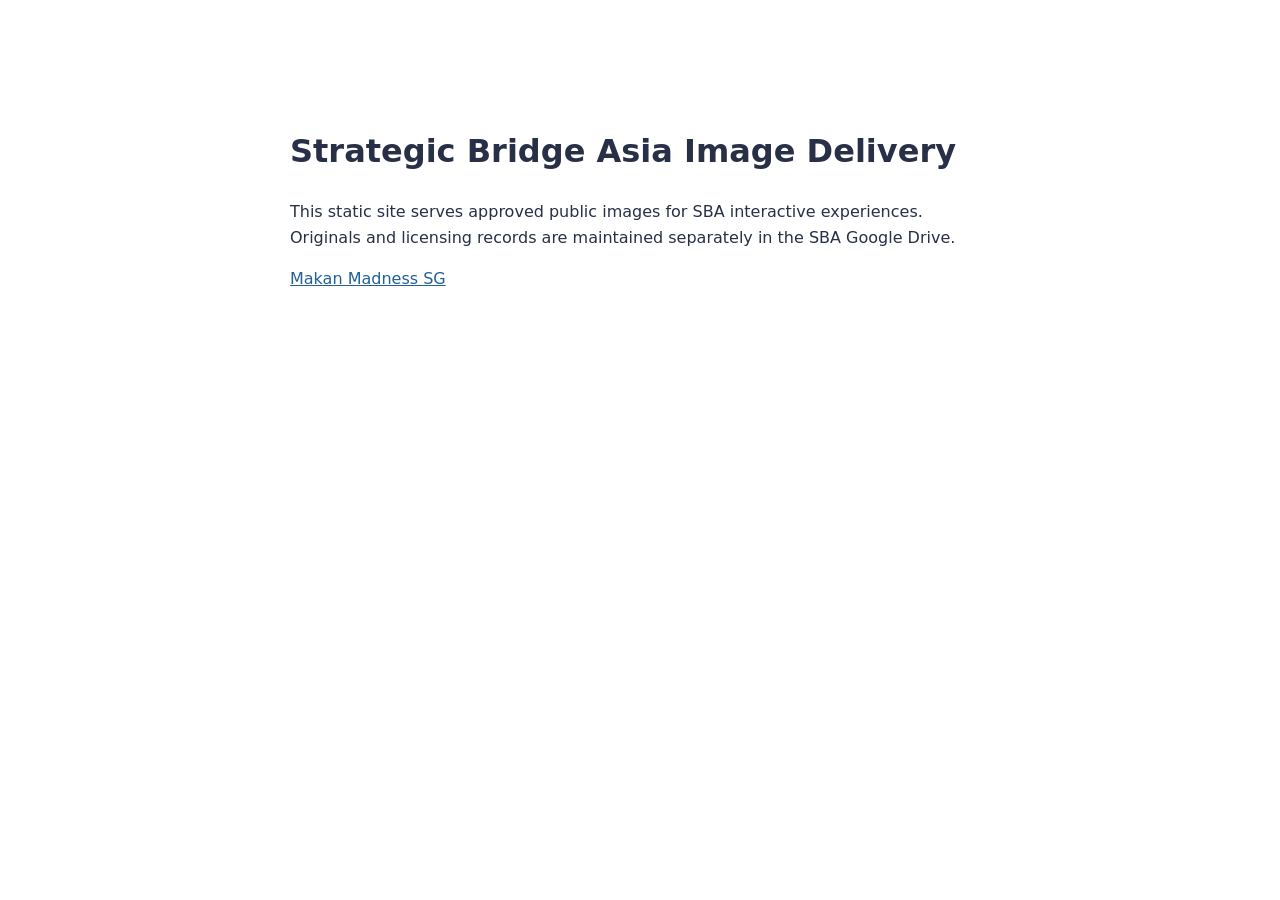
<file: index.html>
<!doctype html>
<html lang="en"><head><meta charset="utf-8"><meta name="viewport" content="width=device-width,initial-scale=1"><meta name="robots" content="noindex"><title>SBA Image Delivery</title><style>body{font:16px/1.6 system-ui,sans-serif;max-width:700px;padding:24px;margin:9vh auto;color:#283047}a{color:#235f98}</style></head><body><h1>Strategic Bridge Asia Image Delivery</h1><p>This static site serves approved public images for SBA interactive experiences. Originals and licensing records are maintained separately in the SBA Google Drive.</p><p><a href="https://rethinkingislam.net/sba/makan-madness-sg/">Makan Madness SG</a></p></body></html>
</file>
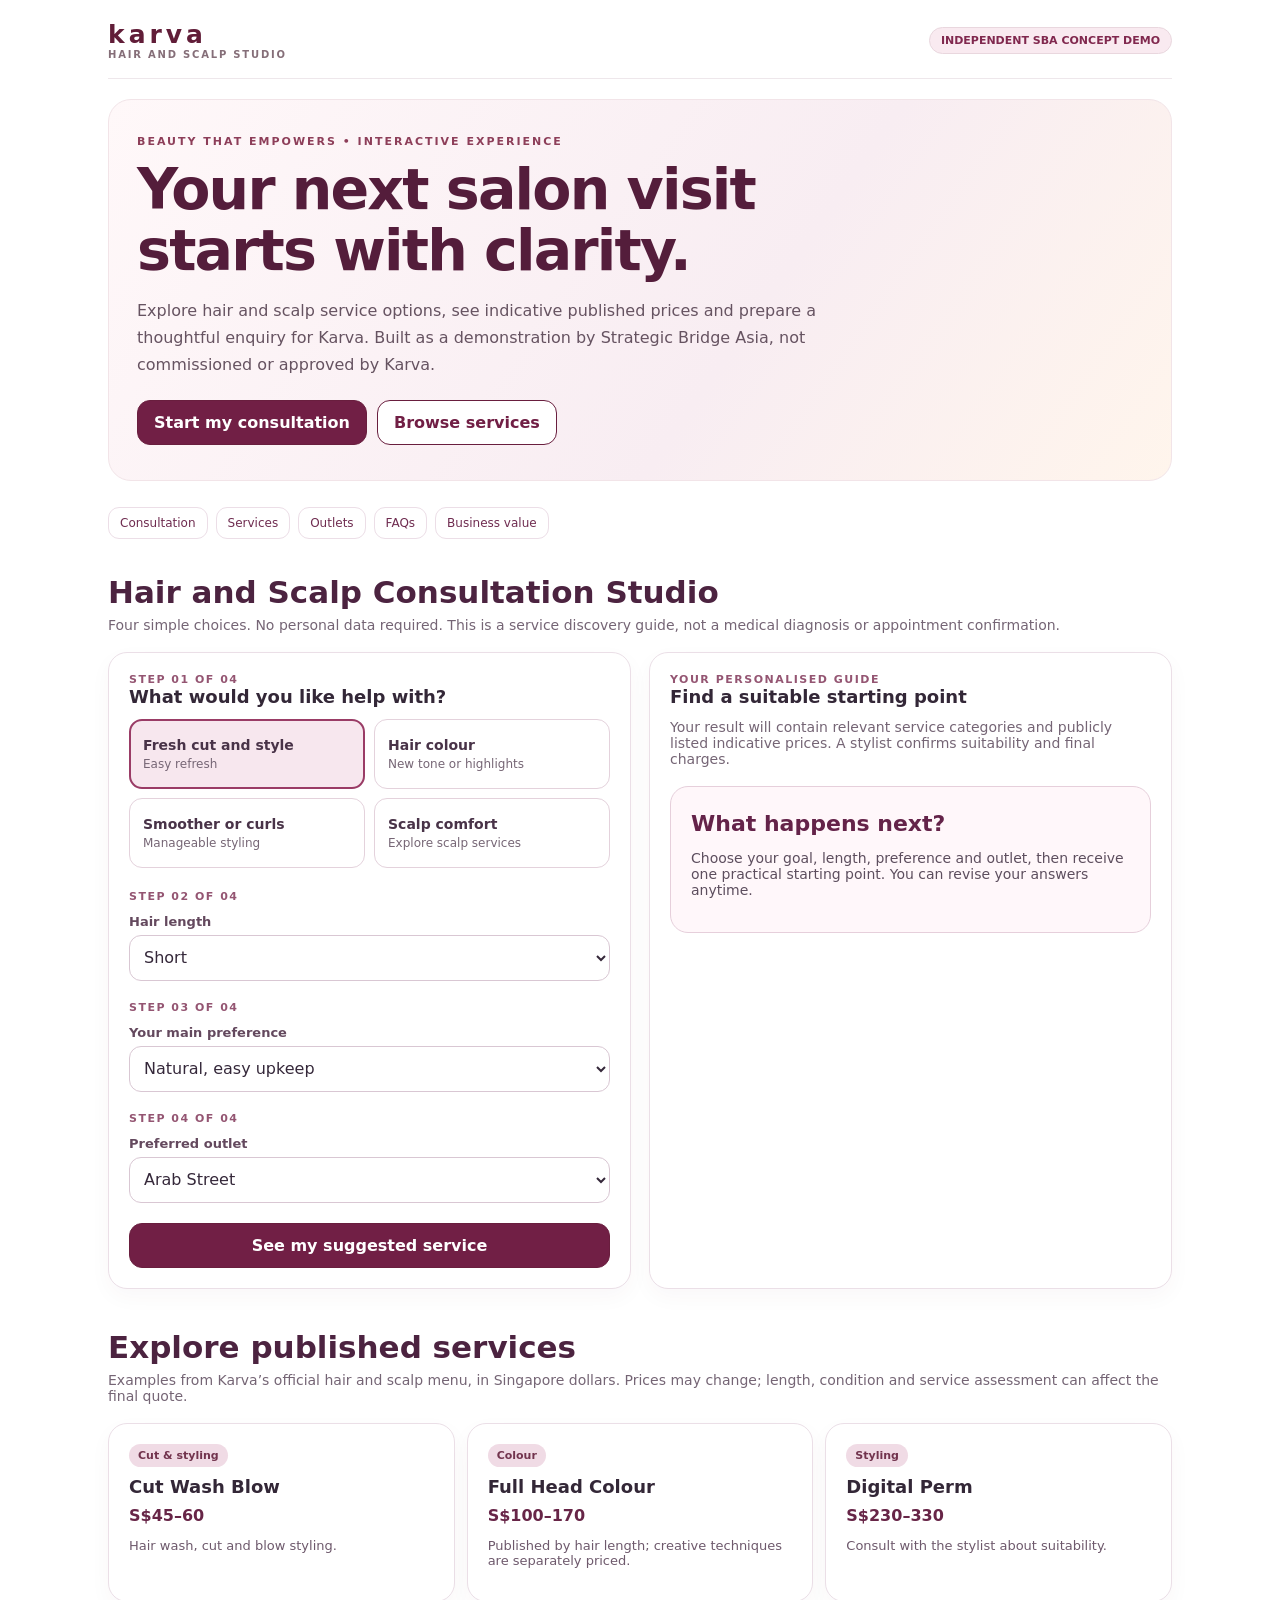
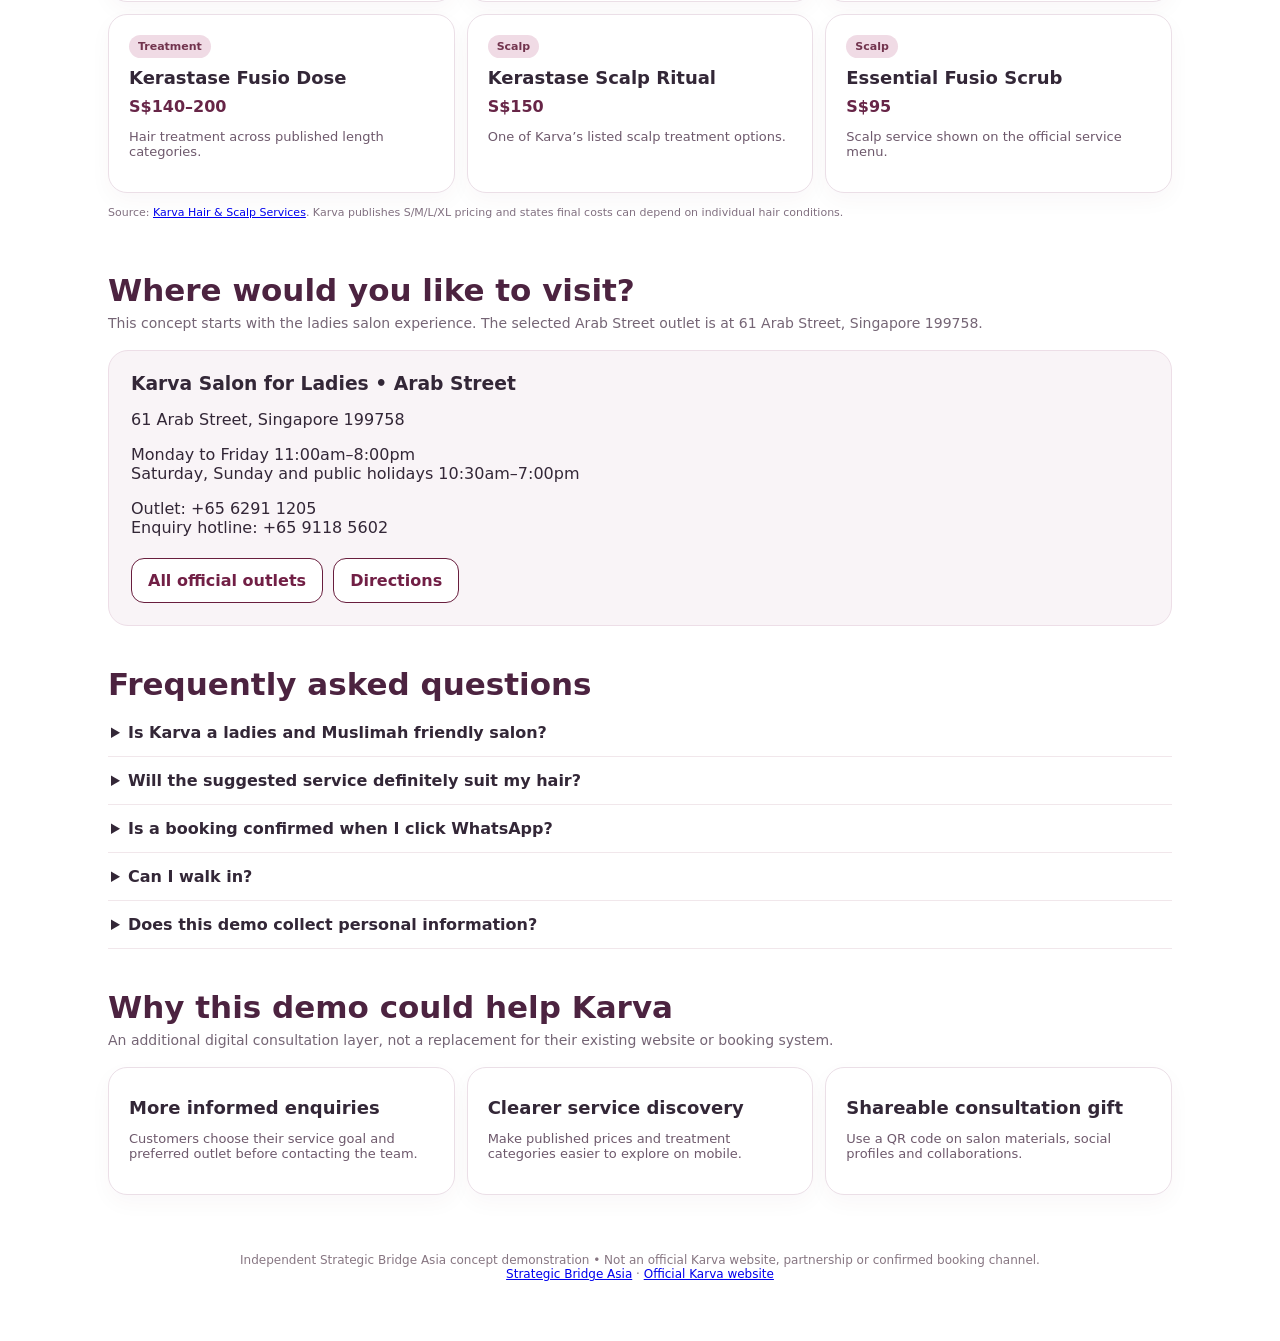
<file: karva-consultation-studio/index.html>
<!doctype html><html lang="en"><head><meta charset="utf-8"><meta name="viewport" content="width=device-width,initial-scale=1"><meta name="theme-color" content="#ffffff"><meta name="robots" content="noindex,nofollow"><title>KARVA Hair and Scalp Consultation Studio | SBA Concept Demo</title><style>
:root{font-family:system-ui,-apple-system,Segoe UI,sans-serif;color:#332737;background:#fff}*{box-sizing:border-box}html{scroll-behavior:smooth}body{margin:0;background:#fff}button,select,input,textarea{font:inherit}button{cursor:pointer}.shell{max-width:1100px;margin:auto;padding:20px 18px 60px}.top{display:flex;gap:12px;align-items:center;justify-content:space-between;flex-wrap:wrap;border-bottom:1px solid #eee7eb;padding:0 0 18px}.logo{font-size:25px;font-weight:800;letter-spacing:4px;color:#611d38}.logo small{display:block;font-size:10px;letter-spacing:1.8px;color:#856e78}.demo{background:#f9eaf0;border:1px solid #e9d7de;border-radius:25px;padding:6px 11px;color:#80284e;font-size:11px;font-weight:800}.hero{background:linear-gradient(125deg,#fff8f9,#f8edf2 60%,#fff5ec);padding:35px 28px;border:1px solid #f2e4e8;border-radius:23px;margin:20px 0 24px}.eyebrow{font-size:11px;letter-spacing:2px;font-weight:800;color:#8d3e59;text-transform:uppercase}.hero h1{font-size:clamp(32px,5.4vw,57px);line-height:1.07;letter-spacing:-1.8px;max-width:710px;margin:11px 0;color:#541d3b}.hero p{max-width:680px;line-height:1.7;color:#665361}.actions{display:flex;flex-wrap:wrap;gap:10px;margin:21px 0 0}.primary,.secondary{border-radius:13px;padding:12px 16px;font-weight:750;text-decoration:none;border:1px solid #691e3e;display:inline-flex;align-items:center;justify-content:center}.primary{background:#711f45;color:white}.secondary{color:#711f45;background:white}.section{padding:20px 0;scroll-margin-top:15px}.section h2{font-size:clamp(24px,3vw,31px);margin:0 0 7px;color:#4c2340}.desc{color:#756575;font-size:14px;margin:0 0 19px}.cols{display:grid;grid-template-columns:1fr 1fr;gap:18px}.panel,.tile{padding:20px;border:1px solid #ebdfe7;border-radius:19px;background:white;box-shadow:0 8px 22px #541f3509}.panel h3{margin:0 0 12px;font-size:18px}.step{font-size:11px;color:#945572;font-weight:800;letter-spacing:1.5px}.option-grid{display:grid;grid-template-columns:repeat(2,minmax(0,1fr));gap:9px;margin-top:12px}.option{border:1px solid #e4d2dc;background:#fff;border-radius:13px;text-align:left;padding:13px;min-height:70px;color:#493348}.option[aria-pressed=true]{background:#f7e7ee;border:2px solid #9a3c66;padding:12px}.option strong{display:block;font-size:14px}.option span{display:block;font-size:12px;color:#766675;margin-top:4px}.field{display:grid;gap:6px;margin:11px 0}.field label{font-size:13px;font-weight:700;color:#64495e}.field select,.field textarea,.field input{width:100%;min-height:46px;border:1px solid #d9c7d3;border-radius:12px;background:#fff;padding:10px;color:#35283a}.field textarea{min-height:90px}.result{padding:20px;background:#fff7fa;border:1px solid #e6cfdb;border-radius:18px;margin-top:15px}.result h3{margin:4px 0 8px;font-size:22px;color:#642349}.result p{font-size:14px;color:#5d4e5e}.tag{display:inline-flex;padding:5px 9px;border-radius:40px;background:#f0dbe5;color:#72344e;font-size:11px;font-weight:800}.services{display:grid;grid-template-columns:repeat(3,minmax(0,1fr));gap:12px}.tile h3{margin:9px 0;font-size:18px}.tile p{font-size:13px;color:#6e596c}.tile .amount{font-weight:800;color:#672547}.tiny{font-size:11px;color:#817080;line-height:1.6}.nav{display:flex;gap:8px;overflow:auto;padding:2px 0 15px}.nav a{white-space:nowrap;padding:8px 11px;border:1px solid #ecdee7;border-radius:11px;font-size:12px;text-decoration:none;color:#6f2c50}.faq details{border-bottom:1px solid #f1e7eb;padding:14px 3px}.faq summary{cursor:pointer;font-weight:750}.faq p{font-size:14px;color:#665568}.contact{border-radius:20px;background:#f9f4f7;padding:22px;border:1px solid #eddee7}.check{display:flex;align-items:flex-start;gap:8px;font-size:12px;color:#625263}.check input{margin-top:3px}.small-link{color:#7b365a;font-size:13px}.footer{text-align:center;margin:38px 0 0;color:#877682;font-size:12px}.result[hidden]{display:none!important}
@media(max-width:720px){.shell{padding:13px 13px 46px}.hero{padding:26px 19px}.cols,.services{grid-template-columns:1fr}.option-grid{grid-template-columns:repeat(2,minmax(0,1fr))}.panel,.tile{padding:16px}.hero h1{letter-spacing:-.9px}.actions .primary,.actions .secondary{width:100%}}@media(max-width:355px){.option-grid{grid-template-columns:1fr}}@media(prefers-reduced-motion:reduce){html{scroll-behavior:auto}}
</style></head><body><main class="shell"><header class="top"><div class="logo">karva<small>HAIR AND SCALP STUDIO</small></div><div class="demo">INDEPENDENT SBA CONCEPT DEMO</div></header><section class="hero"><div class="eyebrow">Beauty that empowers • Interactive experience</div><h1>Your next salon visit starts with clarity.</h1><p>Explore hair and scalp service options, see indicative published prices and prepare a thoughtful enquiry for Karva. Built as a demonstration by Strategic Bridge Asia, not commissioned or approved by Karva.</p><div class="actions"><a class="primary" href="#consult">Start my consultation</a><a class="secondary" href="#services">Browse services</a></div></section><nav class="nav"><a href="#consult">Consultation</a><a href="#services">Services</a><a href="#outlets">Outlets</a><a href="#faq">FAQs</a><a href="#business">Business value</a></nav><section class="section" id="consult"><h2>Hair and Scalp Consultation Studio</h2><p class="desc">Four simple choices. No personal data required. This is a service discovery guide, not a medical diagnosis or appointment confirmation.</p><div class="cols"><div class="panel"><div class="step">STEP 01 OF 04</div><h3>What would you like help with?</h3><div class="option-grid" id="goal"><button class="option" aria-pressed="true" data-value="cut"><strong>Fresh cut and style</strong><span>Easy refresh</span></button><button class="option" aria-pressed="false" data-value="colour"><strong>Hair colour</strong><span>New tone or highlights</span></button><button class="option" aria-pressed="false" data-value="texture"><strong>Smoother or curls</strong><span>Manageable styling</span></button><button class="option" aria-pressed="false" data-value="scalp"><strong>Scalp comfort</strong><span>Explore scalp services</span></button></div><div class="step" style="margin-top:22px">STEP 02 OF 04</div><div class="field"><label for="length">Hair length</label><select id="length"><option value="S">Short</option><option value="M">Medium</option><option value="L">Long</option><option value="XL">Extra long</option></select></div><div class="step" style="margin-top:20px">STEP 03 OF 04</div><div class="field"><label for="concern">Your main preference</label><select id="concern"><option value="natural">Natural, easy upkeep</option><option value="transformation">Visible transformation</option><option value="gentle">Gentle approach and comfort</option><option value="advice">Prefer expert advice first</option></select></div><div class="step" style="margin-top:20px">STEP 04 OF 04</div><div class="field"><label for="outlet">Preferred outlet</label><select id="outlet"><option value="Arab Street">Arab Street</option><option value="Northpoint City">Northpoint City</option><option value="Causeway Point">Causeway Point</option><option value="Bukit Panjang Plaza">Bukit Panjang Plaza</option><option value="Sengkang Grand Mall">Sengkang Grand Mall</option><option value="East Village">East Village</option></select></div><button id="recommend" class="primary" style="width:100%;margin-top:9px">See my suggested service</button></div><div class="panel"><div class="step">YOUR PERSONALISED GUIDE</div><h3>Find a suitable starting point</h3><p class="desc">Your result will contain relevant service categories and publicly listed indicative prices. A stylist confirms suitability and final charges.</p><div id="result" class="result" hidden aria-live="polite"><span class="tag">Suggested starting point</span><h3 id="resultTitle"></h3><p id="resultWhy"></p><p id="resultPrice"></p><p id="resultOutlet"></p><div class="actions"><button class="primary" id="sendChoice">Ask Karva on WhatsApp</button><a class="secondary" href="https://karva.sg/" target="_blank" rel="noopener">Official website</a></div><p class="tiny">This demo does not send, retain or share consultation selections automatically. WhatsApp only opens after you click.</p></div><div id="placeholder" class="result"><h3>What happens next?</h3><p>Choose your goal, length, preference and outlet, then receive one practical starting point. You can revise your answers anytime.</p></div></div></div></section><section class="section" id="services"><h2>Explore published services</h2><p class="desc">Examples from Karva’s official hair and scalp menu, in Singapore dollars. Prices may change; length, condition and service assessment can affect the final quote.</p><div class="services"><article class="tile"><span class="tag">Cut & styling</span><h3>Cut Wash Blow</h3><div class="amount">S$45–60</div><p>Hair wash, cut and blow styling.</p></article><article class="tile"><span class="tag">Colour</span><h3>Full Head Colour</h3><div class="amount">S$100–170</div><p>Published by hair length; creative techniques are separately priced.</p></article><article class="tile"><span class="tag">Styling</span><h3>Digital Perm</h3><div class="amount">S$230–330</div><p>Consult with the stylist about suitability.</p></article><article class="tile"><span class="tag">Treatment</span><h3>Kerastase Fusio Dose</h3><div class="amount">S$140–200</div><p>Hair treatment across published length categories.</p></article><article class="tile"><span class="tag">Scalp</span><h3>Kerastase Scalp Ritual</h3><div class="amount">S$150</div><p>One of Karva’s listed scalp treatment options.</p></article><article class="tile"><span class="tag">Scalp</span><h3>Essential Fusio Scrub</h3><div class="amount">S$95</div><p>Scalp service shown on the official service menu.</p></article></div><p class="tiny">Source: <a href="https://karva.sg/pages/karva-salon-services-hairandscalp" target="_blank" rel="noopener">Karva Hair & Scalp Services</a>. Karva publishes S/M/L/XL pricing and states final costs can depend on individual hair conditions.</p></section><section class="section" id="outlets"><h2>Where would you like to visit?</h2><p class="desc">This concept starts with the ladies salon experience. The selected Arab Street outlet is at 61 Arab Street, Singapore 199758.</p><div class="contact"><h3 style="margin:0 0 8px">Karva Salon for Ladies • Arab Street</h3><p>61 Arab Street, Singapore 199758</p><p>Monday to Friday 11:00am–8:00pm<br>Saturday, Sunday and public holidays 10:30am–7:00pm</p><p>Outlet: +65 6291 1205<br>Enquiry hotline: +65 9118 5602</p><div class="actions"><a href="https://karva.sg/pages/contact-us" target="_blank" rel="noopener" class="secondary">All official outlets</a><a href="https://www.google.com/maps/search/?api=1&query=61+Arab+Street+Singapore+199758" target="_blank" rel="noopener" class="secondary">Directions</a></div></div></section><section class="section faq" id="faq"><h2>Frequently asked questions</h2><details><summary>Is Karva a ladies and Muslimah friendly salon?</summary><p>Karva describes its ladies salon as Muslimah and hijab friendly. Its hair and scalp service page also mentions wudhu friendly services and private rooms subject to availability. Confirm requirements with the outlet.</p></details><details><summary>Will the suggested service definitely suit my hair?</summary><p>No. The recommendations here are service category suggestions only. Karva’s professionals should assess your hair and discuss suitability and final prices.</p></details><details><summary>Is a booking confirmed when I click WhatsApp?</summary><p>No. WhatsApp opens a draft enquiry. Karva must respond and confirm availability separately.</p></details><details><summary>Can I walk in?</summary><p>Karva’s FAQ says walk ins are welcome, but booking in advance is recommended to avoid waiting.</p></details><details><summary>Does this demo collect personal information?</summary><p>No. Selections remain in this page only, and no account, database or tracking API is connected. WhatsApp is opened only if you choose to send an enquiry.</p></details></section><section class="section" id="business"><h2>Why this demo could help Karva</h2><p class="desc">An additional digital consultation layer, not a replacement for their existing website or booking system.</p><div class="services"><article class="tile"><h3>More informed enquiries</h3><p>Customers choose their service goal and preferred outlet before contacting the team.</p></article><article class="tile"><h3>Clearer service discovery</h3><p>Make published prices and treatment categories easier to explore on mobile.</p></article><article class="tile"><h3>Shareable consultation gift</h3><p>Use a QR code on salon materials, social profiles and collaborations.</p></article></div></section><footer class="footer">Independent Strategic Bridge Asia concept demonstration • Not an official Karva website, partnership or confirmed booking channel.<br><a href="https://rethinkingislam.net/sba/">Strategic Bridge Asia</a> · <a href="https://karva.sg/">Official Karva website</a></footer></main><script>
(function(){'use strict';let goal='cut';document.querySelectorAll('#goal .option').forEach(b=>b.addEventListener('click',()=>{goal=b.dataset.value;document.querySelectorAll('#goal .option').forEach(x=>x.setAttribute('aria-pressed',String(x===b)))}));const svc={cut:{title:'Cut Wash Blow',price:[45,50,55,60],why:'A practical starting point for a fresh cut and manageable everyday style.'},colour:{title:'Full Head Colour',price:[100,120,140,170],why:'An introductory colour consultation; highlights, bleaching and creative colours are separately priced.'},texture:{title:'Soft Rebonding',price:[190,230,260,290],why:'Consider this option if you want smoother, easier to manage hair. A stylist should assess hair health first.'},scalp:{title:'Kerastase Scalp Ritual',price:[150,150,150,150],why:'A listed scalp service. If you have ongoing irritation or a medical scalp concern, seek a qualified clinician rather than relying on a cosmetic consultation.'}};let current=null;document.getElementById('recommend').addEventListener('click',()=>{const v=svc[goal],len=document.getElementById('length').value,outlet=document.getElementById('outlet').value;current={goal,len,outlet,title:v.title,price:v.price[['S','M','L','XL'].indexOf(len)],preference:document.getElementById('concern').selectedOptions[0].text};document.getElementById('resultTitle').textContent=v.title;document.getElementById('resultWhy').textContent=v.why;document.getElementById('resultPrice').textContent='Official menu price for this category: S$'+current.price+' ('+len+'). Indicative only; quote and availability require confirmation.';document.getElementById('resultOutlet').textContent='Preferred location: '+outlet;document.getElementById('result').hidden=false;document.getElementById('placeholder').hidden=true;document.getElementById('result').scrollIntoView({behavior:'smooth',block:'nearest'})});document.getElementById('sendChoice').addEventListener('click',()=>{if(!current)return;let message='Hello Karva, I explored a salon consultation demo and would like to enquire about '+current.title+'. My hair length category is '+current.len+', my preference is '+current.preference+', and I prefer '+current.outlet+'. Could you advise suitability, the latest price and appointment availability? Thank you.';window.open('https://wa.me/6591185602?text='+encodeURIComponent(message),'_blank','noopener')});
})();
</script></body></html>
</file>
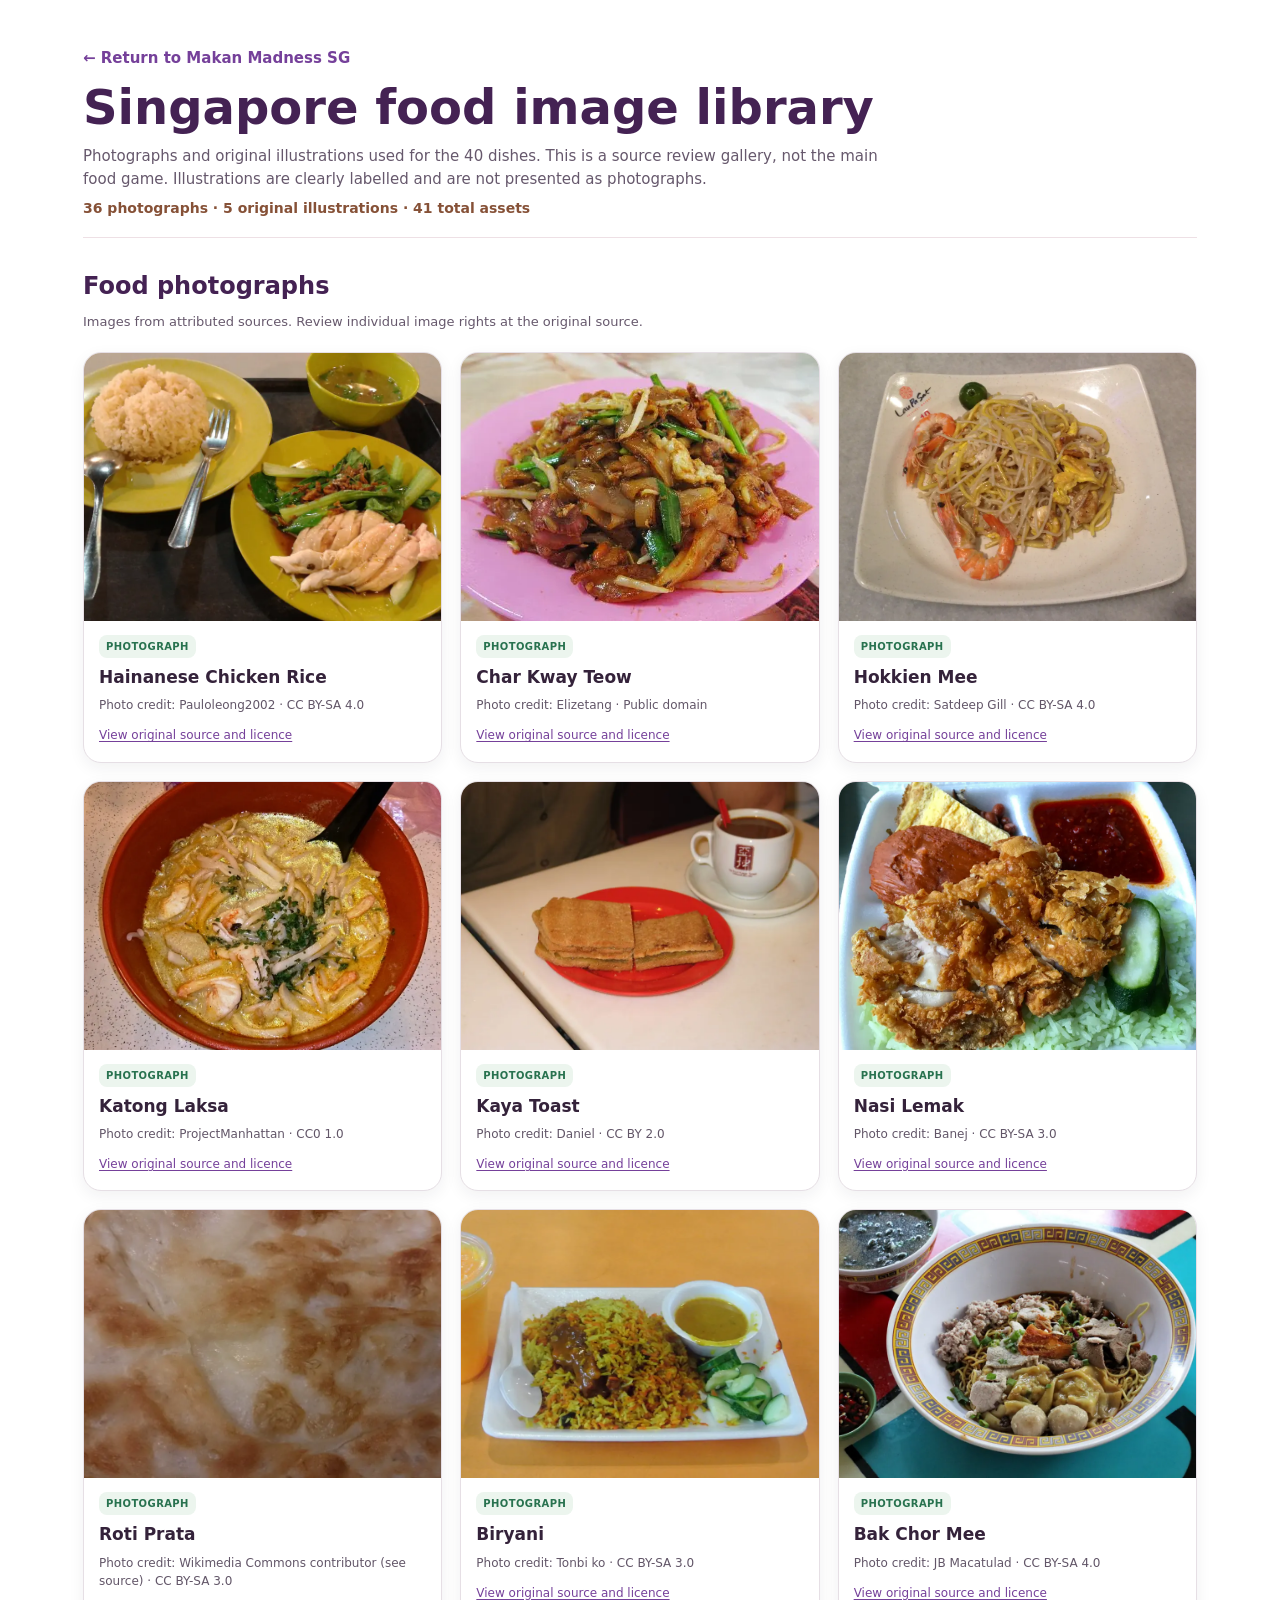
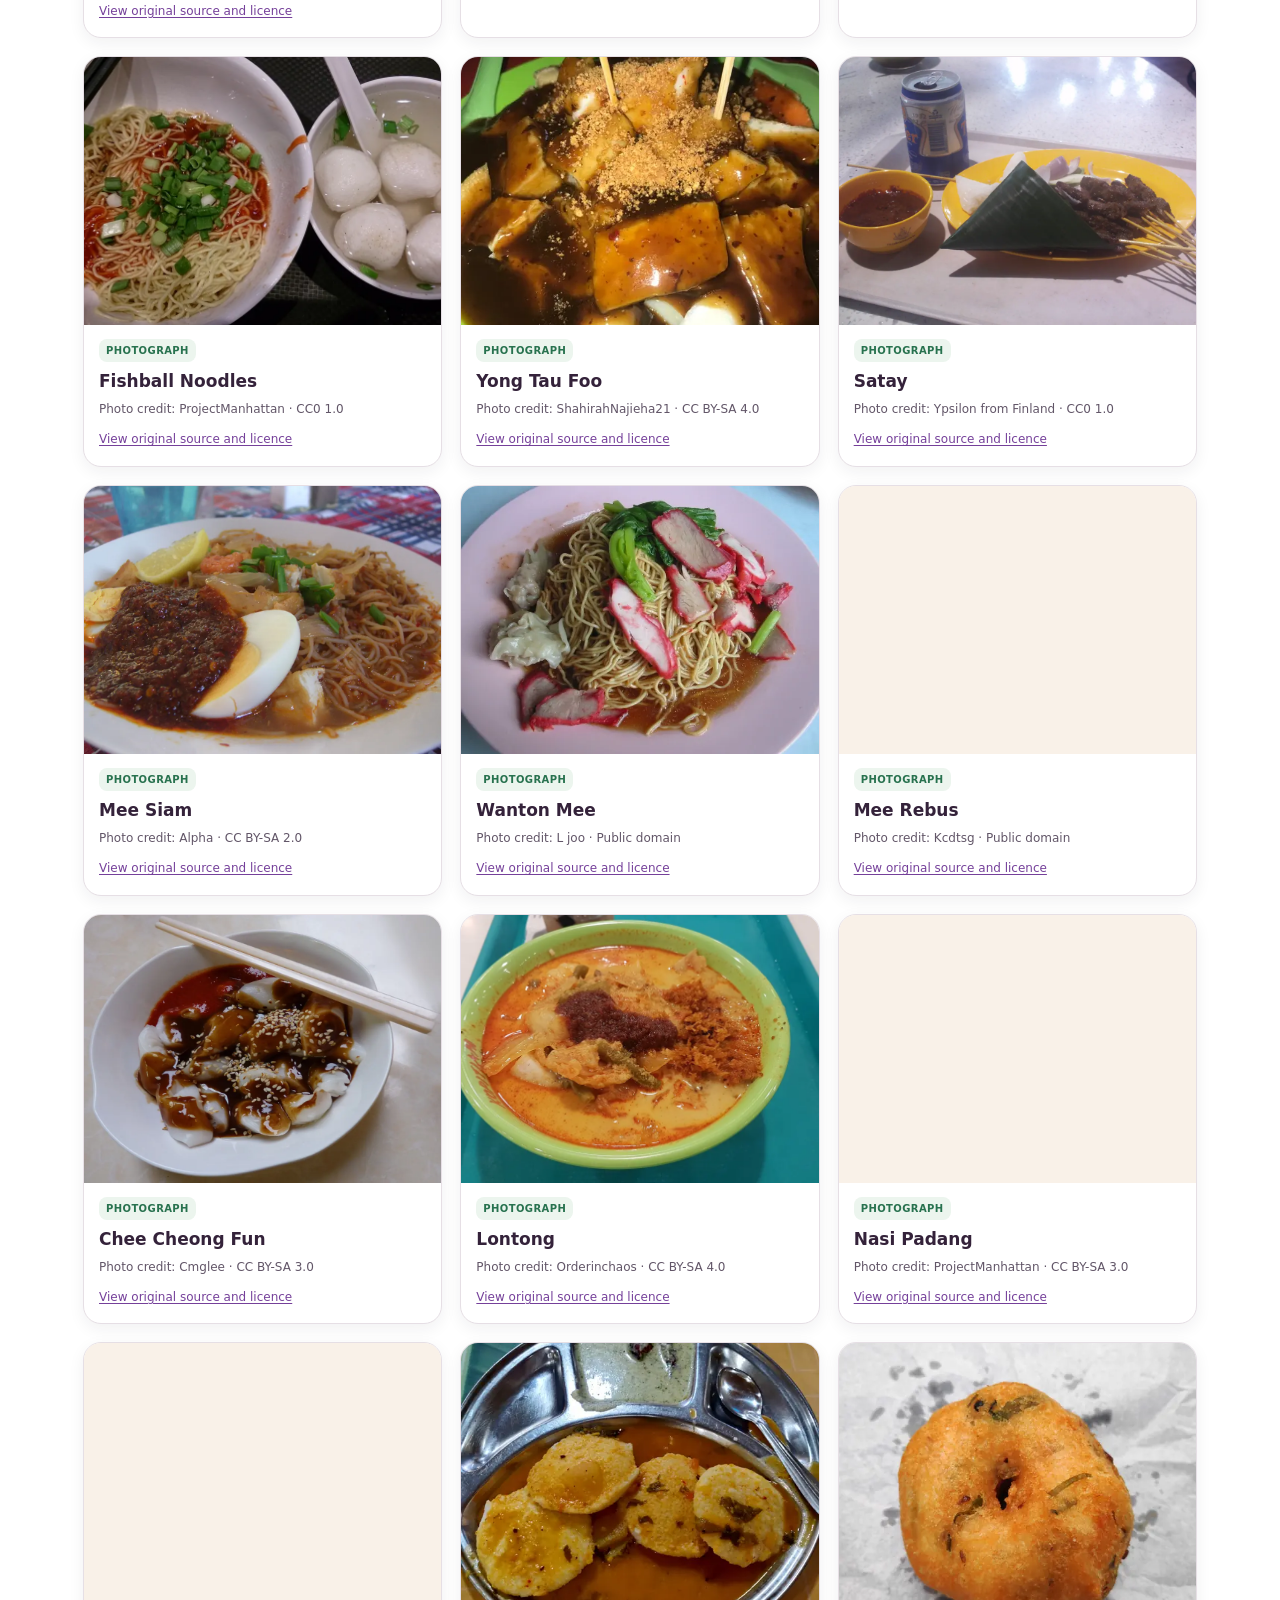
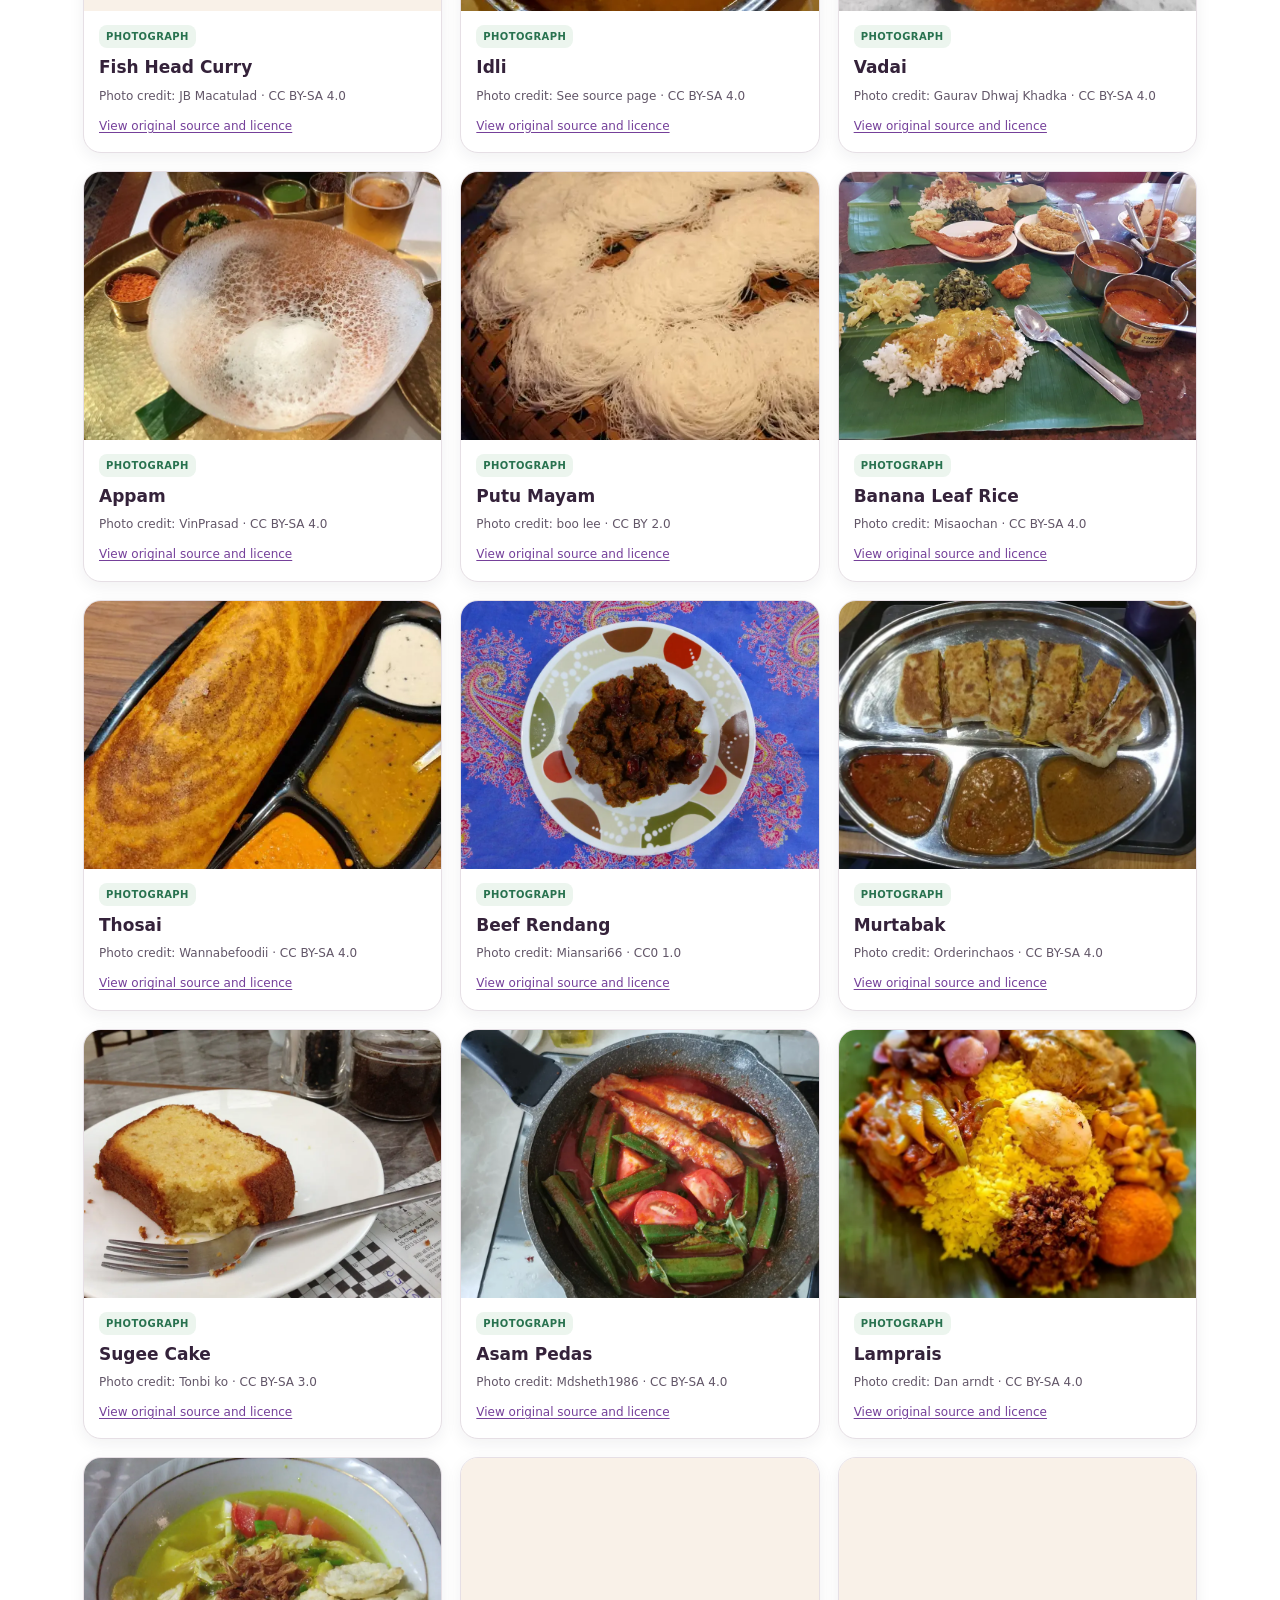
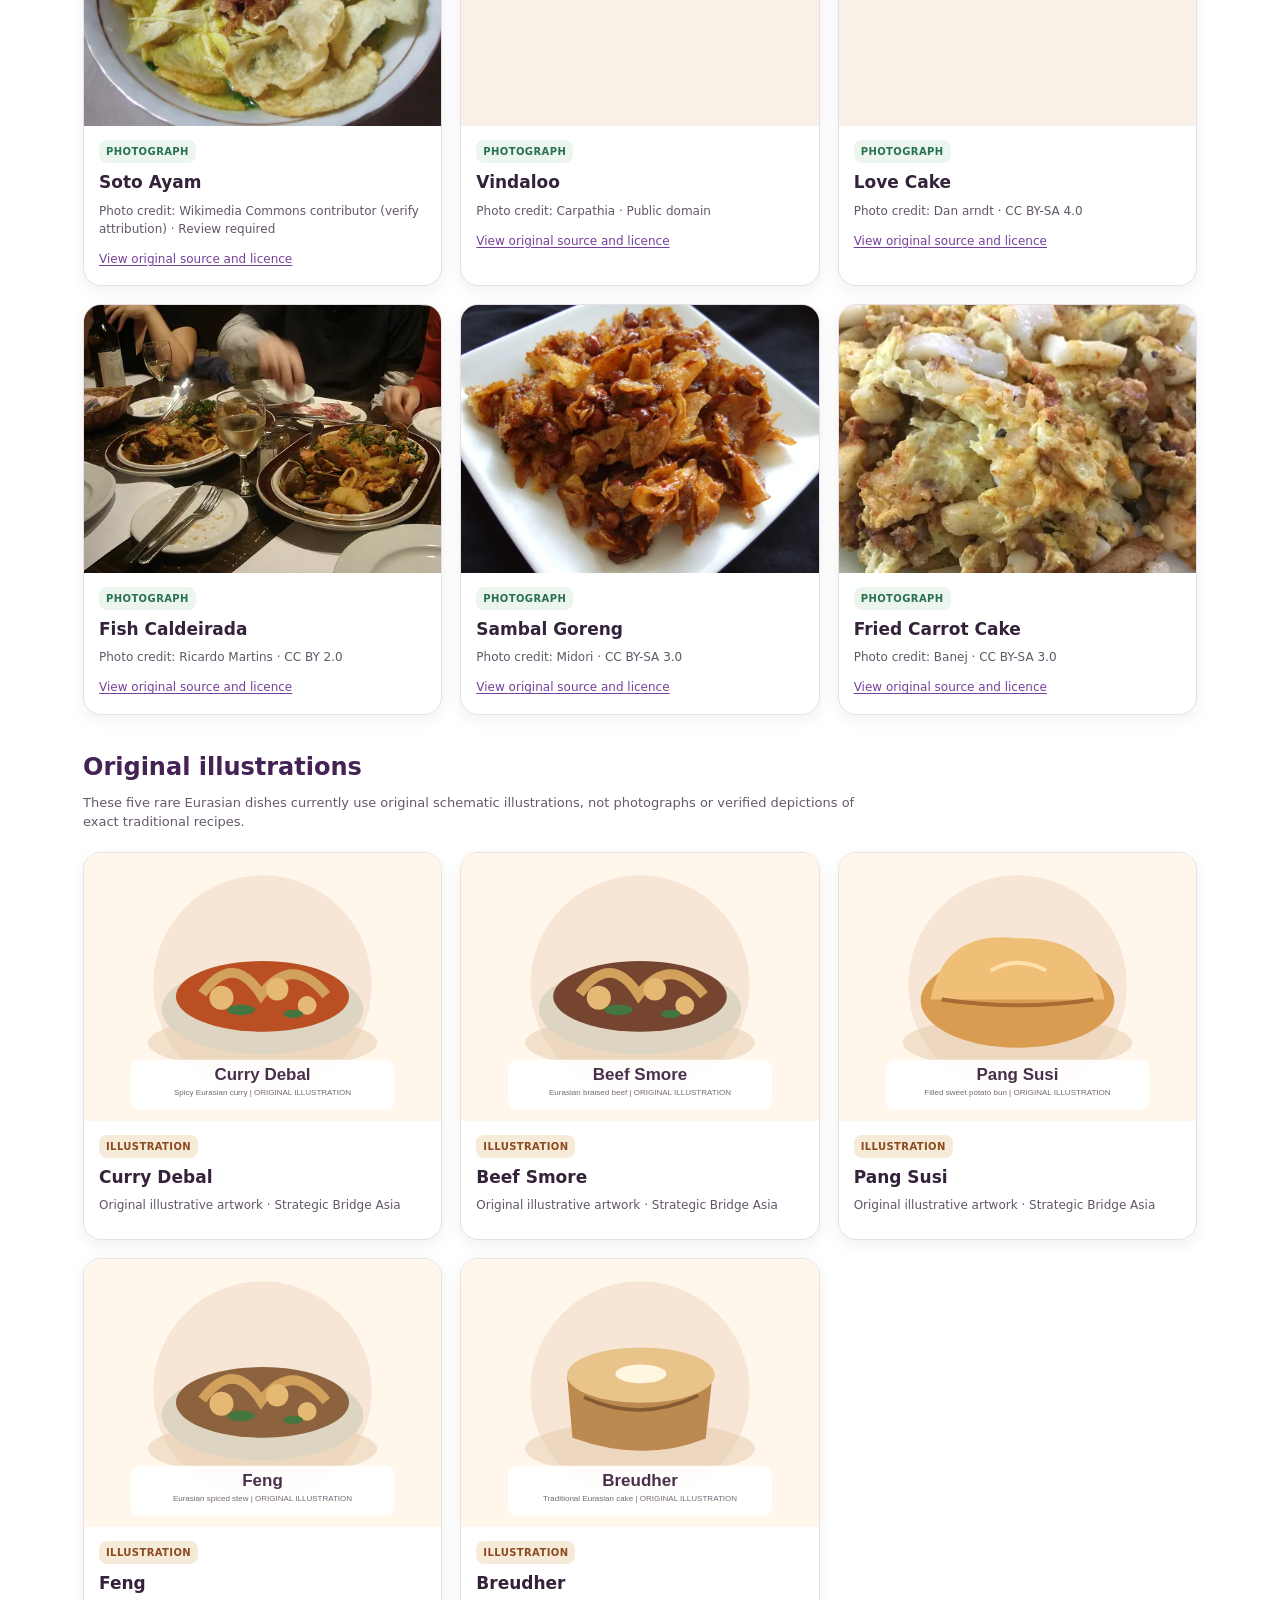
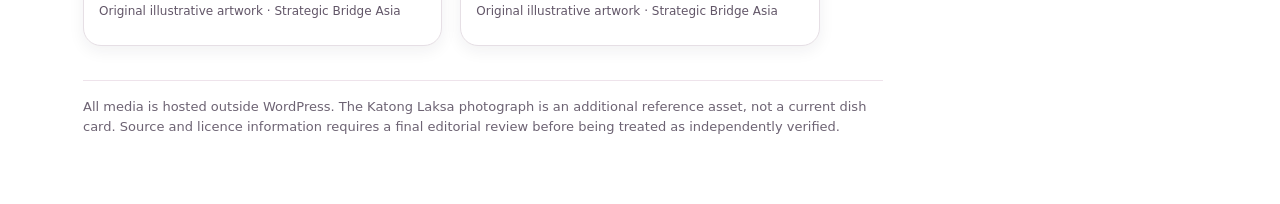
<file: makan-madness-sg/index.html>
<!doctype html>
<html lang="en"><head><meta charset="utf-8"><meta name="viewport" content="width=device-width, initial-scale=1"><meta name="robots" content="noindex"><title>Makan Madness SG | Food Image Review</title>
<style>
*{box-sizing:border-box}html{color-scheme:light}body{margin:0;background:#fff;color:#302336;font:15px/1.5 system-ui,-apple-system,Segoe UI,sans-serif}a{color:#75409a}a:focus-visible{outline:3px solid #e5a430;outline-offset:2px}.wrap{max-width:1150px;margin:auto;padding:22px 18px 44px}.back{font-weight:750;text-decoration:none}.head{padding:25px 0 18px;border-bottom:1px solid #eee0e5}h1{font-size:clamp(30px,5vw,48px);line-height:1.08;margin:12px 0;color:#442253}h2{font-size:24px;margin:30px 0 6px;color:#442253}p{max-width:800px;margin:8px 0;color:#66586c}.count{font-size:14px;font-weight:700;color:#865137}.grid{display:grid;grid-template-columns:repeat(3,minmax(0,1fr));gap:18px;margin:20px 0 34px}.card{overflow:hidden;background:#fff;border:1px solid #e6dfe5;border-radius:18px;box-shadow:0 5px 16px #271a2910;min-width:0}.card img{width:100%;aspect-ratio:4/3;object-fit:cover;background:#f9f1e8;display:block}.body{padding:13px 15px 16px}.body h3{font-size:17px;line-height:1.25;margin:0 0 8px;color:#34223a;overflow-wrap:anywhere}.body p{font-size:12px;color:#625668;margin:0 0 9px;overflow-wrap:anywhere}.body a{font-size:12px;text-decoration:underline;text-underline-offset:2px}.flag{display:inline-block;font-size:10px;font-weight:800;letter-spacing:.04em;text-transform:uppercase;border-radius:8px;padding:4px 7px;margin:0 0 9px;background:#f6ebd9;color:#8c4a20}.flag.photo{background:#ecf5ee;color:#28724f}.note{font-size:13px;color:#6d6373;padding:16px 0;border-top:1px solid #eee3eb}.empty{font-size:14px;color:#735f68}.gallery-intro{font-size:13px} @media(max-width:800px){.grid{grid-template-columns:repeat(2,minmax(0,1fr));gap:13px}.body{padding:12px}.body h3{font-size:16px}}@media(max-width:390px){.grid{grid-template-columns:1fr}.wrap{padding:16px 13px}}@media(prefers-reduced-motion:reduce){*{scroll-behavior:auto!important}}
</style></head><body><main class="wrap">
<div class="head"><a class="back" href="https://rethinkingislam.net/sba/makan-madness-sg/">← Return to Makan Madness SG</a><h1>Singapore food image library</h1><p>Photographs and original illustrations used for the 40 dishes. This is a source review gallery, not the main food game. Illustrations are clearly labelled and are not presented as photographs.</p><div class="count" id="count" aria-live="polite">Loading image records…</div></div>
<section aria-labelledby="photos-title"><h2 id="photos-title">Food photographs</h2><p class="gallery-intro">Images from attributed sources. Review individual image rights at the original source.</p><div id="photographs" class="grid"></div></section>
<section aria-labelledby="illustrations-title"><h2 id="illustrations-title">Original illustrations</h2><p class="gallery-intro">These five rare Eurasian dishes currently use original schematic illustrations, not photographs or verified depictions of exact traditional recipes.</p><div id="illustrations" class="grid"></div></section>
<p class="note">All media is hosted outside WordPress. The Katong Laksa photograph is an additional reference asset, not a current dish card. Source and licence information requires a final editorial review before being treated as independently verified.</p></main>
<script>
(function(){const base='https://sba-8ul.pages.dev';const photos=document.getElementById('photographs'),illus=document.getElementById('illustrations');
function makeCard(d){const isIllustration=d.image_type==='illustration'||String(d.path||'').endsWith('.svg');let card=document.createElement('article');card.className='card';
let img=document.createElement('img');img.src=d.path;img.alt=(isIllustration?'Original illustration of ':'Photograph labelled as ')+d.dish;img.loading='lazy';img.decoding='async';img.onerror=function(){img.alt='Media unavailable: '+d.dish};
let body=document.createElement('div');body.className='body';let flag=document.createElement('span');flag.className='flag'+(isIllustration?'':' photo');flag.textContent=isIllustration?'Illustration':'Photograph';
let name=document.createElement('h3');name.textContent=d.dish;
let credit=document.createElement('p');credit.textContent=isIllustration?'Original illustrative artwork · Strategic Bridge Asia':('Photo credit: '+(d.author||'Source author pending')+' · '+(d.license||'Licence review pending'));
body.append(flag,name,credit);
if(!isIllustration&&d.source){let src=document.createElement('a');src.href=d.source;src.target='_blank';src.rel='noopener noreferrer';src.textContent='View original source and licence';body.append(src)}
card.append(img,body);return card;}
fetch('./image-manifest.json',{cache:'no-cache'}).then(r=>{if(!r.ok)throw Error('Manifest unavailable');return r.json()}).then(data=>{
const all=(data.images||[]);let p=0,i=0;for(const d of all){const isIllustration=d.image_type==='illustration'||String(d.path||'').endsWith('.svg');(isIllustration?illus:photos).append(makeCard(d));if(isIllustration)i++;else p++;}
document.getElementById('count').textContent=p+' photographs · '+i+' original illustrations · '+all.length+' total assets';
if(!i)illus.innerHTML='<p class="empty">No illustrations are currently published.</p>';
}).catch(err=>{document.getElementById('count').textContent='Unable to load gallery: '+err.message});
})();
</script></body></html>
</file>
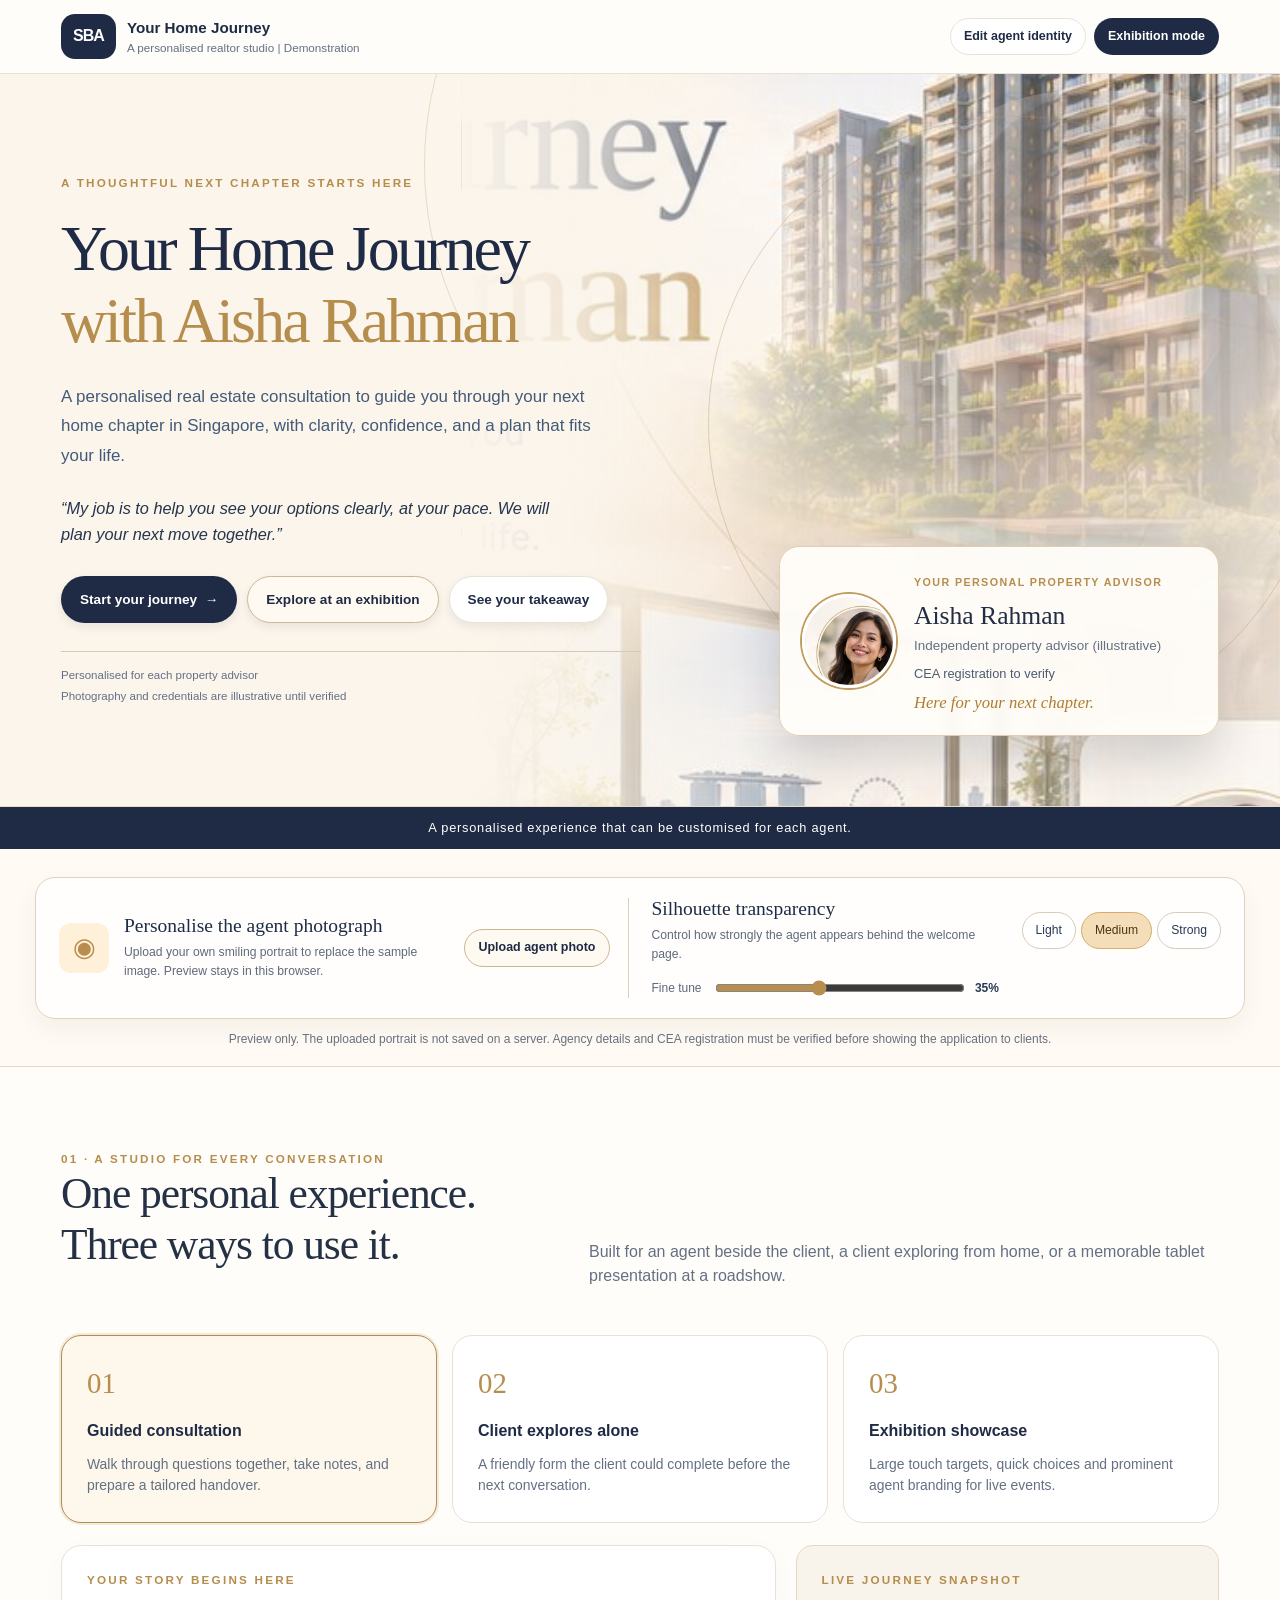
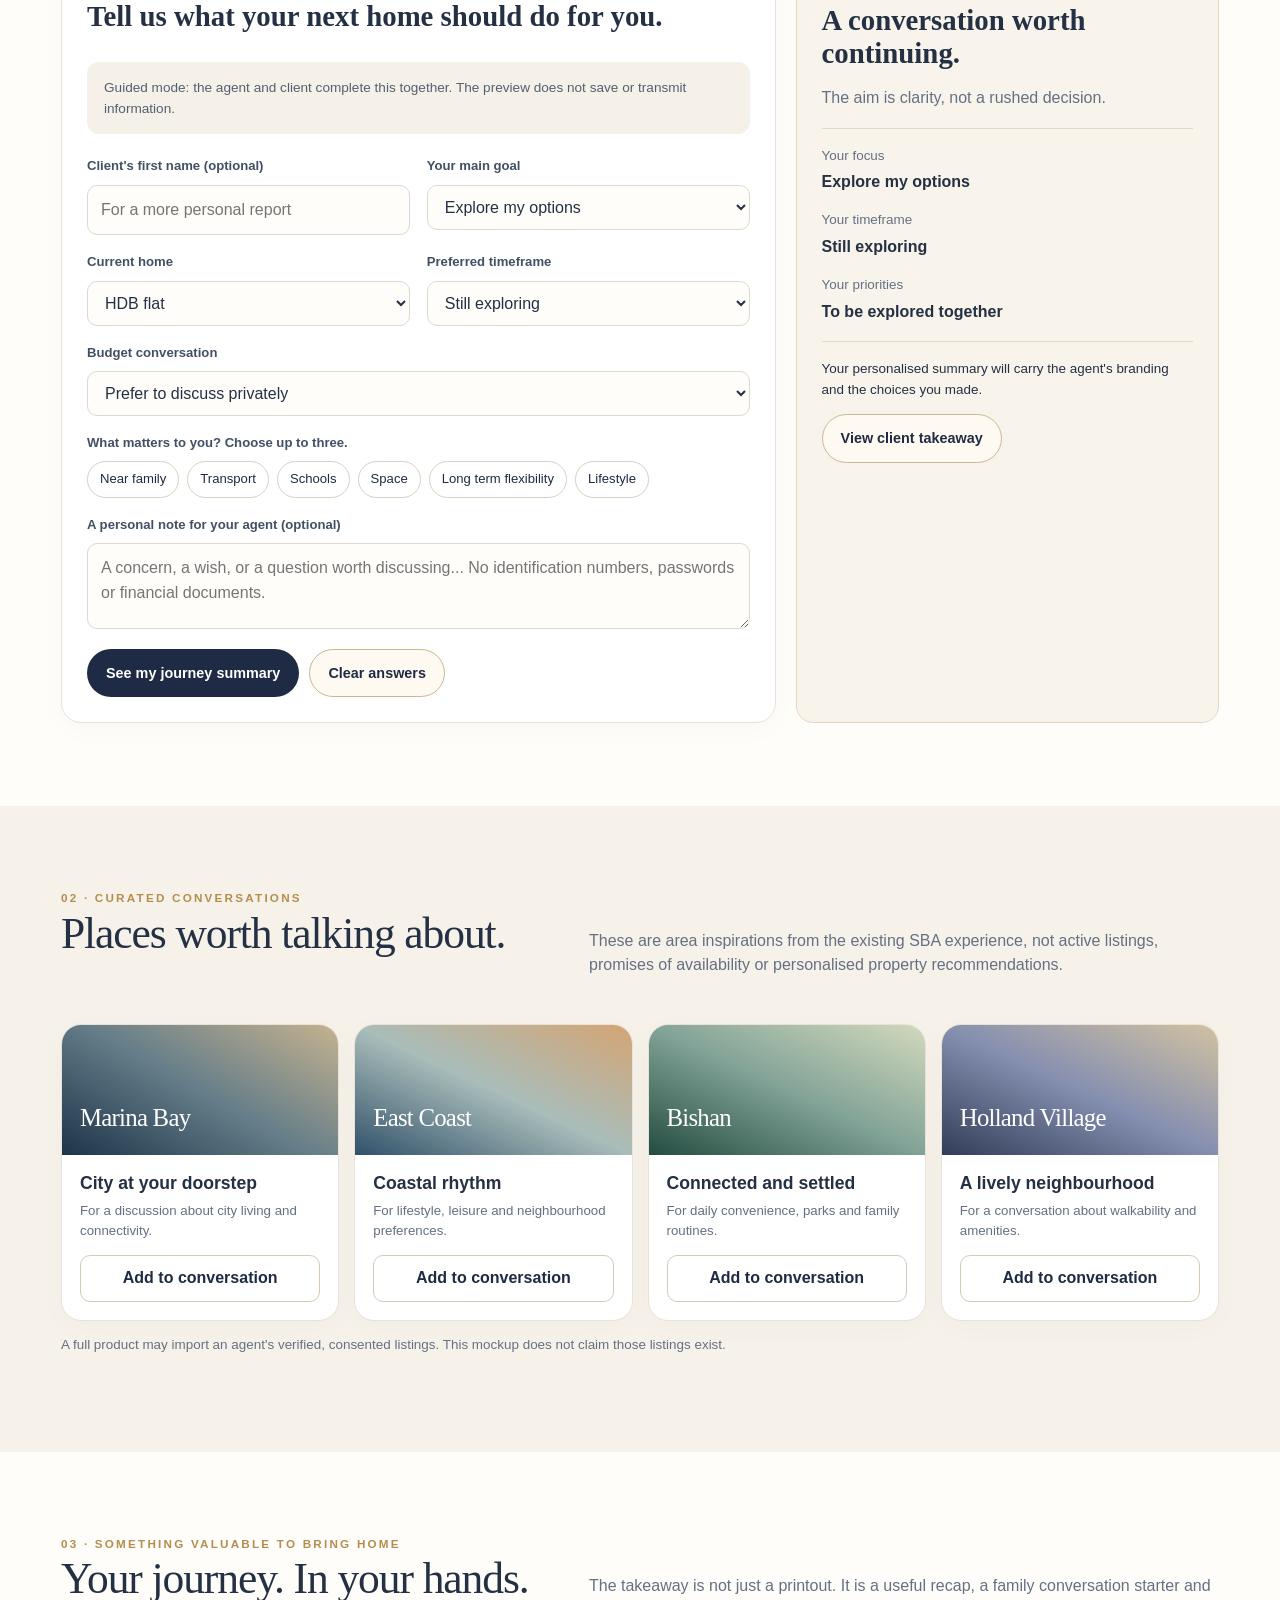
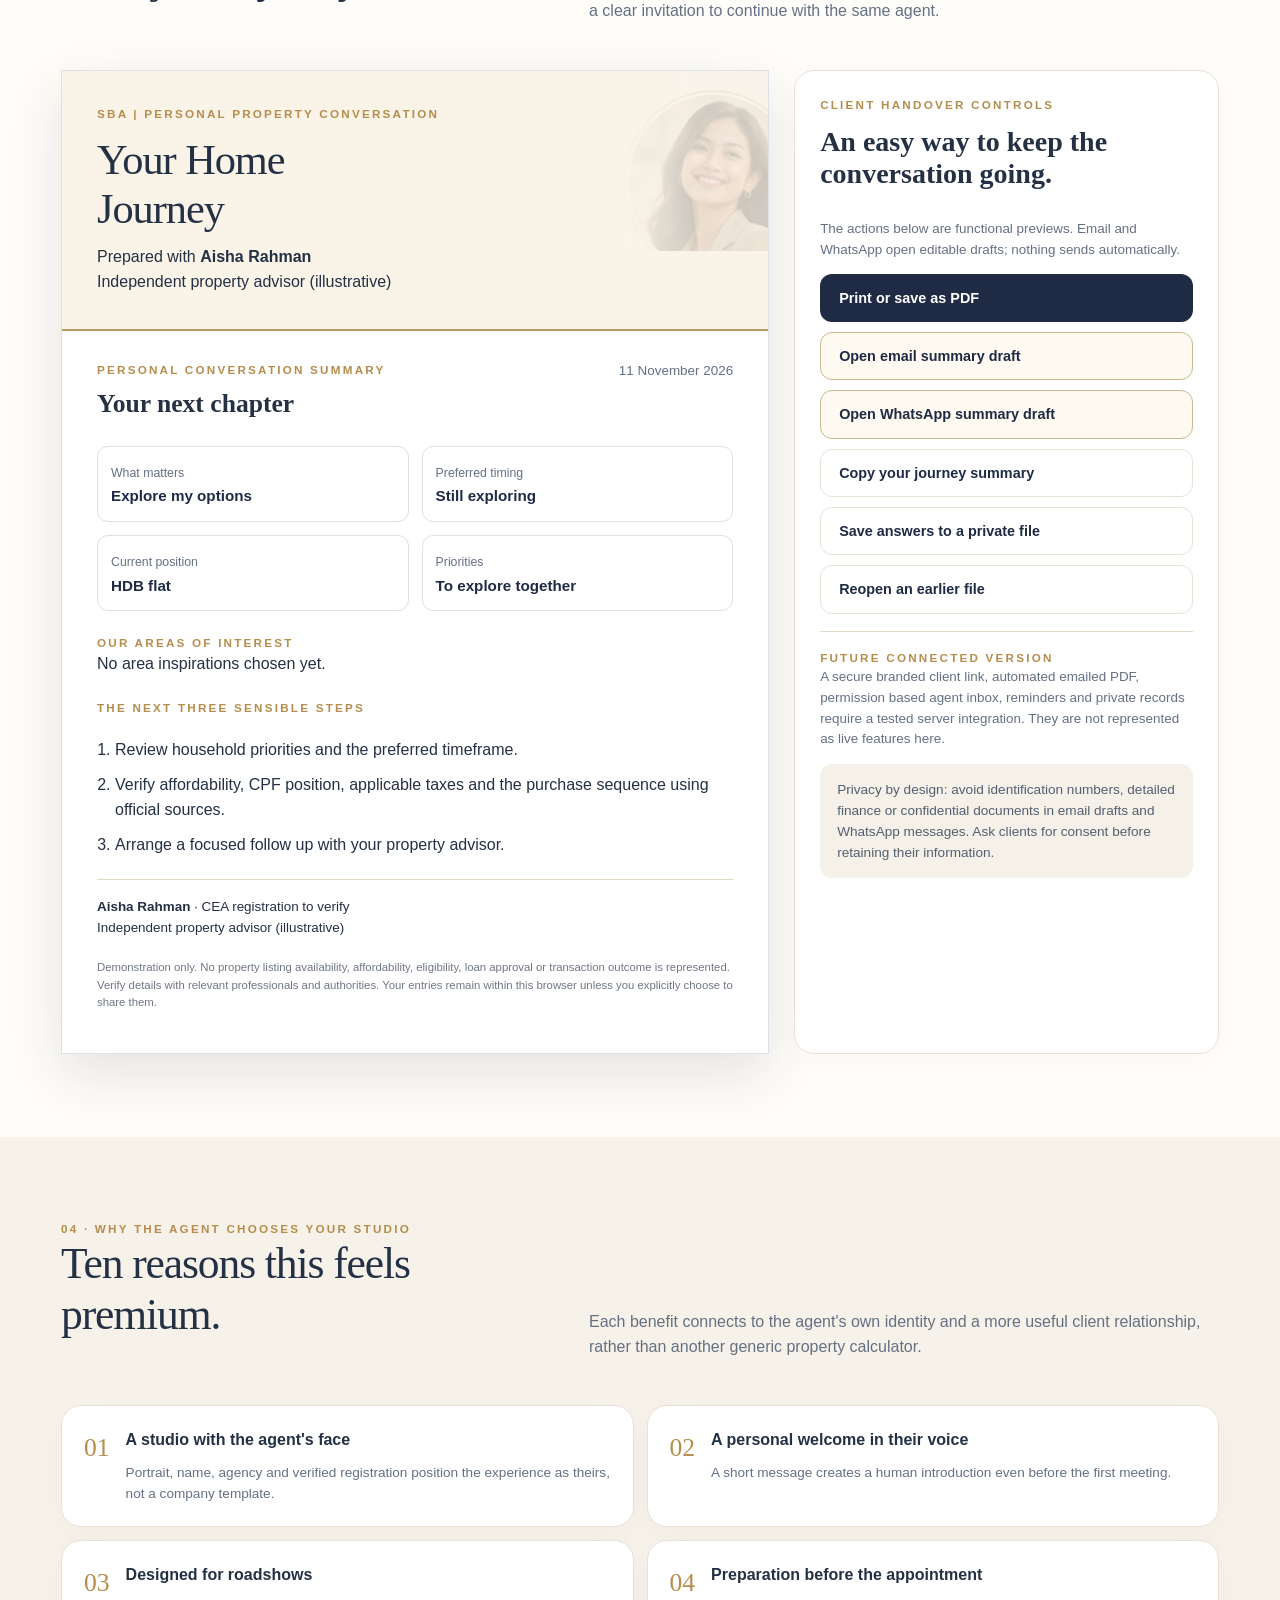
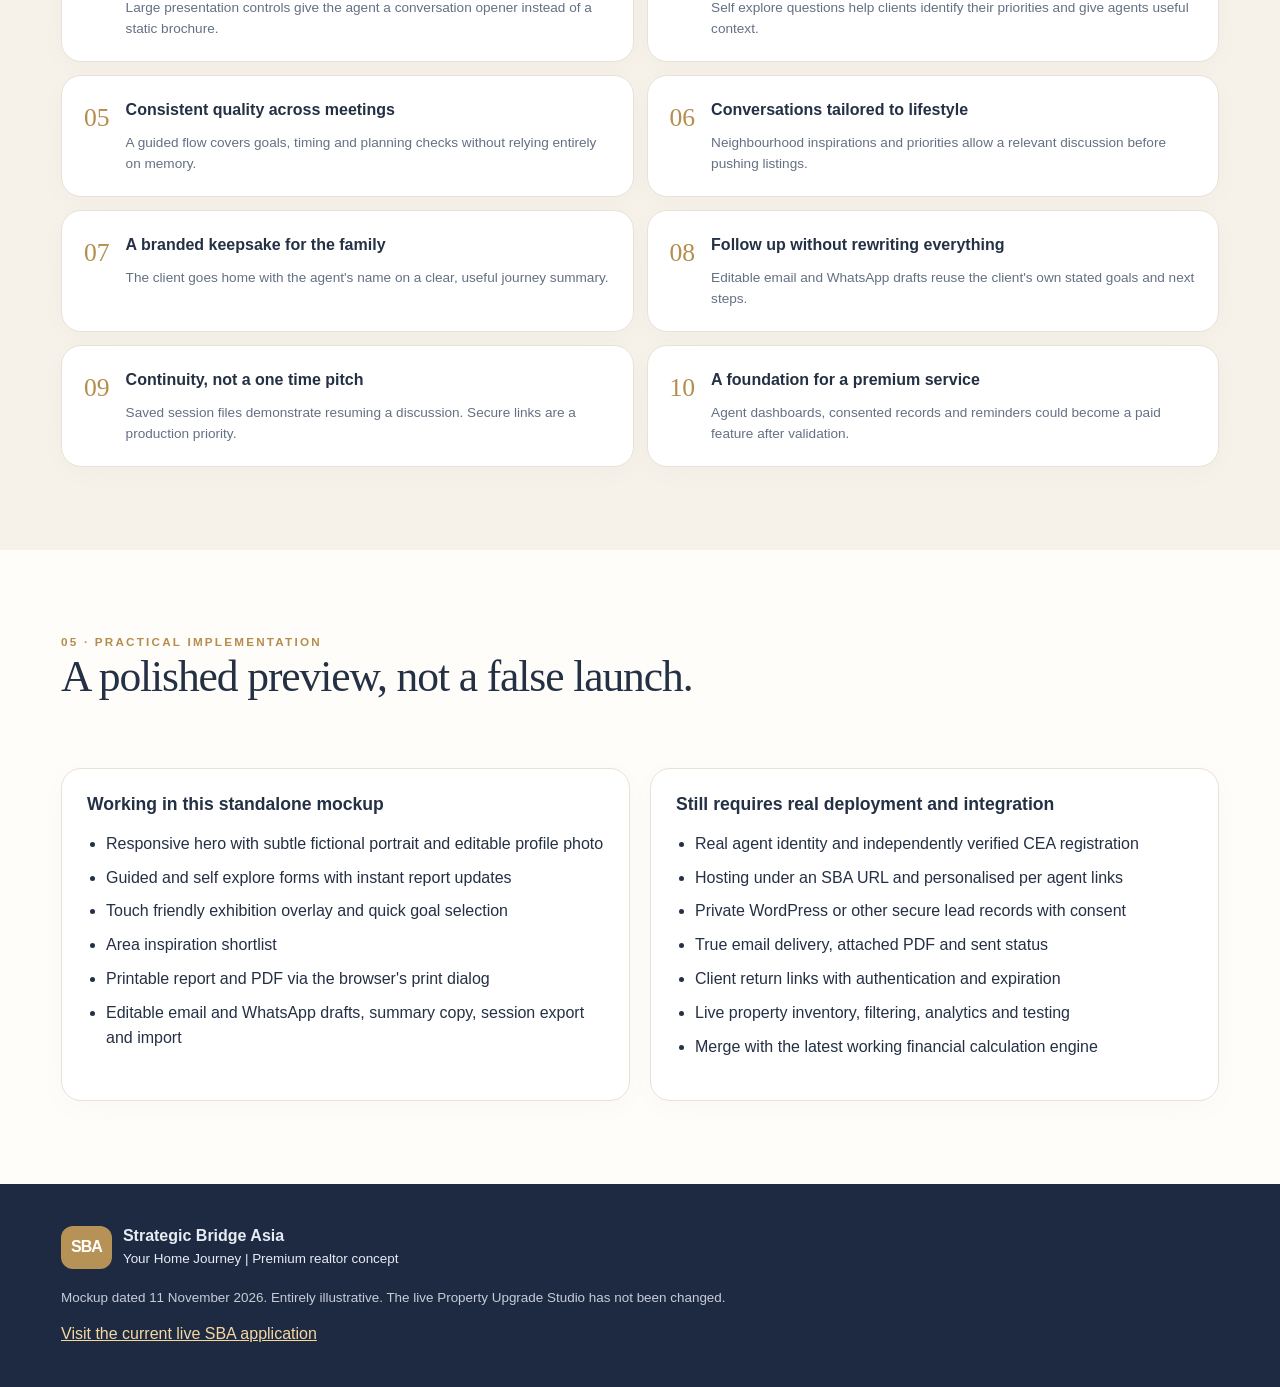
<file: previews/your-home-journey-approved-hero-12nov2026.html>
<!DOCTYPE html>

<html lang="en">
<head>
<meta charset="utf-8"/>
<meta content="width=device-width,initial-scale=1" name="viewport"/>
<title>Your Home Journey | SBA Premium Realtor Interactive Preview | 12 Nov 2026</title>
<style>
:root{--navy:#1f2b45;--blue:#344a68;--cream:#faf4ea;--paper:#fffdf9;--gold:#b58d4d;--gray:#647083;--line:#e9e1d5;--mint:#edf3ed;--ink:#243044;--shadow:0 20px 54px rgba(33,44,62,.12)}*{box-sizing:border-box}html{scroll-behavior:smooth}body{margin:0;background:var(--paper);color:var(--ink);font-family:Inter,"Segoe UI",Arial,sans-serif;line-height:1.55}button,input,select,textarea{font:inherit}button{cursor:pointer}button:focus-visible,a:focus-visible,input:focus-visible,textarea:focus-visible{outline:3px solid #cf9c36;outline-offset:2px}a{color:inherit}h1,h2,h3,p{margin-top:0}h1,h2,h3{line-height:1.16}h1,h2,.serif{font-family:Georgia,"Times New Roman",serif}h1{font-size:clamp(2.6rem,5.5vw,5.2rem);letter-spacing:-.045em;font-weight:500;margin:14px 0 22px}h2{font-size:clamp(2rem,3.4vw,3.2rem);letter-spacing:-.025em;font-weight:500}h3{font-size:1.1rem}small{font-size:.84rem}.shell{max-width:1210px;margin:auto;padding:0 26px}.eyebrow{letter-spacing:.19em;text-transform:uppercase;font-size:.73rem;font-weight:750;color:var(--gold)}.muted{color:var(--gray)}.no-wrap{white-space:nowrap}.mini{font-size:.84rem}.header{position:sticky;z-index:40;top:0;backdrop-filter:blur(13px);background:rgba(255,252,246,.96);border-bottom:1px solid var(--line)}.header-inner{display:flex;align-items:center;gap:18px;justify-content:space-between;min-height:73px}.brand{display:flex;align-items:center;gap:11px;min-width:0}.brand-mark{border-radius:12px;background:var(--navy);color:#fff;padding:9px 10px;font-weight:850;letter-spacing:-.06em}.brand-line{font-size:.95rem;font-weight:700;color:var(--navy)}.brand-sub{font-size:.73rem;color:var(--gray)}.header-actions{display:flex;gap:8px;align-items:center;flex-wrap:wrap}.btn{padding:12px 18px;border-radius:999px;border:1px solid transparent;font-size:.9rem;font-weight:730;transition:.18s;background:var(--navy);color:#fff;text-align:center;display:inline-flex;gap:9px;align-items:center;justify-content:center;text-decoration:none}.btn:hover{transform:translateY(-1px);filter:brightness(1.09)}.btn.secondary{border-color:#cab890;color:var(--navy);background:#fffaf1}.btn.light{background:#fff;color:var(--navy);border-color:var(--line)}.btn.gold{background:#b68d4d}.btn.flat{background:transparent;color:var(--navy);border-color:var(--line)}.btn.small{padding:8px 13px;font-size:.78rem}.btn:disabled{opacity:.4;cursor:not-allowed}.hero{position:relative;overflow:hidden;background:linear-gradient(116deg,#fbf5e9 0%,#fdf7ed 52%,#f0e7d8 100%);border-bottom:1px solid #e7dbc6}.hero::before{content:"";position:absolute;right:12%;top:-260px;width:700px;height:700px;border:1px solid #d8c8a7;border-radius:100%;opacity:.6}.hero-grid{position:relative;display:grid;grid-template-columns:1.1fr .9fr;min-height:610px;align-items:center;gap:20px;padding-top:56px;padding-bottom:62px}.hero-copy{z-index:3;max-width:620px}.lead{font-size:1.16rem;color:#566276;max-width:540px;line-height:1.7}.hero-buttons{display:flex;gap:11px;flex-wrap:wrap;margin:30px 0}.hero-credentials{font-size:.8rem;color:#59677a;border-top:1px solid #e0d1b6;padding-top:19px}.portrait-stage{position:relative;min-height:500px;display:flex;align-items:end;justify-content:center}.portrait-halo{width:92%;aspect-ratio:1/1;position:absolute;inset:1% 4% auto;border-radius:50%;border:1px solid #cbb690;background:radial-gradient(circle at 55% 38%,rgba(255,255,255,.95),rgba(221,205,173,.3) 63%,transparent 68%)}.portrait-back{position:absolute;right:-40px;top:4px;width:85%;height:460px;border-radius:220px 220px 24px 24px;object-fit:cover;object-position:center 26%;opacity:.27;mix-blend-mode:multiply;mask-image:linear-gradient(to bottom,black 0%,black 52%,transparent 95%)}.agent-card{position:relative;z-index:3;width:min(360px,94%);padding:22px 22px 23px;background:rgba(255,255,255,.88);border:1px solid #f2e5d3;box-shadow:var(--shadow);border-radius:20px;display:flex;align-items:center;gap:15px;backdrop-filter:blur(6px);margin-bottom:20px}.agent-avatar{width:76px;height:76px;border-radius:50%;object-fit:cover;object-position:center 28%;border:3px solid #fff;box-shadow:0 0 0 1px #dcc49d}.card{background:#fff;border:1px solid var(--line);border-radius:20px;padding:25px;box-shadow:0 6px 30px rgba(24,33,47,.025)}.ribbon{background:var(--navy);color:#fff;text-align:center;font-size:.8rem;letter-spacing:.06em;padding:11px 15px}.ribbon b{color:#f1d5a1}.section{padding:83px 0}.section-cream{background:#f7f2e9}.section-head{display:flex;justify-content:space-between;align-items:end;gap:24px;margin-bottom:30px}.section-head p{max-width:630px}.modes{display:grid;grid-template-columns:repeat(3,1fr);gap:15px}.mode-card{min-height:183px;text-align:left;background:#fff;padding:25px;border:1px solid var(--line);border-radius:20px;color:var(--navy)}.mode-card.selected{border-color:#b38c4e;background:#fdf7ec;box-shadow:0 0 0 2px rgba(181,141,77,.16)}.mode-num{font-size:1.8rem;color:var(--gold);font-family:Georgia,serif;display:block;margin-bottom:13px}.mode-card p{font-size:.87rem;color:var(--gray);margin:10px 0 0}.workspace{display:grid;grid-template-columns:1.35fr .8fr;gap:20px;margin-top:22px}.form-grid{display:grid;grid-template-columns:1fr 1fr;gap:17px}.span-2{grid-column:1/-1}.field{display:flex;flex-direction:column;gap:8px}.field label{font-weight:720;font-size:.82rem;color:#425065}.field input,.field select,.field textarea{width:100%;background:#fffdf9;border:1px solid #ded8ce;border-radius:10px;padding:12px 13px;color:var(--ink)}textarea{resize:vertical;min-height:86px}.pills{display:flex;flex-wrap:wrap;gap:8px}.pill{border:1px solid #d8d0c4;background:#fff; border-radius:999px;padding:7px 12px;font-size:.82rem;color:var(--navy)}.pill.active{background:var(--navy);color:white;border-color:var(--navy)}.mode-note{padding:15px 17px;background:#f5f0e8;border-radius:12px;color:#536071;font-size:.85rem;margin-bottom:22px}.result-panel{background:#f8f3eb;border:1px solid #e5d8c1;border-radius:17px;padding:25px;position:sticky;top:95px}.result-panel ul{padding-left:19px}.small-divider{height:1px;background:#e1d8c9;margin:17px 0}.action-row{display:flex;gap:10px;flex-wrap:wrap;margin-top:20px}.listings{display:grid;grid-template-columns:repeat(4,1fr);gap:15px}.listing{overflow:hidden;padding:0}.listing-art{height:130px;display:flex;align-items:end;padding:18px;color:white;font-family:Georgia,serif;font-size:1.55rem;letter-spacing:-.03em}.listing:nth-child(1) .listing-art{background:linear-gradient(30deg,#1e344a,#657e89,#c5b28f)}.listing:nth-child(2) .listing-art{background:linear-gradient(25deg,#31516a,#a9bdba,#d4a574)}.listing:nth-child(3) .listing-art{background:linear-gradient(25deg,#244c40,#82a397,#d2d9bd)}.listing:nth-child(4) .listing-art{background:linear-gradient(25deg,#313d58,#858fb0,#d2c2a2)}.listing-info{padding:18px}.listing-info h3{margin-bottom:7px}.listing-info p{font-size:.83rem;color:var(--gray)}.save-area{width:100%;border:1px solid #d5c9b9;border-radius:10px;background:#fff;padding:10px;color:var(--navy);font-weight:700}.save-area.saved{background:#edf4ea;border-color:#a6c09c}.report-layout{display:grid;grid-template-columns:1.25fr .75fr;gap:25px}.report-preview{background:#fff;border:1px solid #dce1e7;box-shadow:var(--shadow);min-height:630px}.report-cover{padding:34px 35px;background:#f9f3e8;border-bottom:2px solid #b89964;position:relative;overflow:hidden}.report-cover .ghost-face{position:absolute;right:0;top:0;width:160px;height:180px;object-fit:cover;object-position:center 25%;opacity:.18;mask-image:linear-gradient(to right,transparent,black 55%)}.report-body{padding:30px 35px}.report-grid{display:grid;grid-template-columns:1fr 1fr;gap:13px;margin:17px 0}.metric{border:1px solid #e4e0d8;border-radius:11px;padding:13px}.metric b{display:block;font-size:.95rem;color:var(--navy)}.metric span{font-size:.77rem;color:var(--gray)}.steps{padding-left:18px}.steps li{padding:5px 0}.small-print{font-size:.71rem;color:#6f7785}.takeaway-actions{display:grid;gap:10px}.takeaway-actions .btn{justify-content:flex-start;border-radius:12px}.benefits{display:grid;grid-template-columns:repeat(2,1fr);gap:13px}.benefit{display:flex;gap:16px;padding:22px}.benefit-num{font-family:Georgia,serif;font-size:1.6rem;color:var(--gold)}.benefit p{font-size:.85rem;color:var(--gray);margin:9px 0 0}.status-grid{display:grid;grid-template-columns:1fr 1fr;gap:20px}.status-grid ul{padding-left:19px}.status-grid li{margin:9px 0}.footer{background:#1d2a42;color:#e7ecf5;padding:40px 0}.footer a{color:#f6d7a0}.settings{position:fixed;z-index:60;inset:0;background:rgba(19,29,42,.49);display:none;justify-content:flex-end}.settings.show{display:flex}.settings-panel{width:min(460px,100%);height:100%;overflow:auto;background:#fffaf4;padding:28px}.setting-close{float:right}.setting-note{font-size:.8rem;color:#657084}.toast{position:fixed;right:24px;bottom:24px;background:#20334e;color:#fff;padding:12px 18px;border-radius:9px;box-shadow:var(--shadow);z-index:99;max-width:340px;opacity:0;transform:translateY(10px);pointer-events:none;transition:.25s}.toast.show{opacity:1;transform:translateY(0)}.exhibition{position:fixed;z-index:90;inset:0;background:linear-gradient(115deg,#16263f,#304562);color:#fff;display:none;overflow:auto}.exhibition.show{display:block}.exhibition-inner{min-height:100vh;max-width:1320px;margin:auto;padding:35px 5vw;display:flex;flex-direction:column;justify-content:space-between;position:relative}.exhibition-top{display:flex;justify-content:space-between;align-items:center;gap:20px;z-index:2}.exhibition-main{display:grid;grid-template-columns:1.4fr .6fr;align-items:center;gap:3vw;padding:45px 0;position:relative}.exhibition h2{font-size:clamp(3rem,7vw,7rem);margin:20px 0;font-family:Georgia,serif;font-weight:500;letter-spacing:-.04em}.exhibition .exh-portrait{width:100%;max-height:620px;object-fit:cover;object-position:center 21%;border-radius:220px 220px 12px 12px;opacity:.6;mask-image:linear-gradient(to bottom,black 0%,black 65%,transparent 100%)}.exh-choices{display:grid;grid-template-columns:repeat(3,1fr);gap:12px;max-width:800px}.exh-choice{border:1px solid #c5b18e;background:rgba(255,255,255,.1);color:#fff;border-radius:13px;padding:19px 16px;text-align:left;min-height:108px;font-size:1.1rem}.exh-choice:hover{background:rgba(255,255,255,.22)}.exh-foot{font-size:.79rem;color:#dce5e9;z-index:2}.hidden{display:none!important}@media(max-width:850px){.hero-grid{grid-template-columns:1fr;gap:5px;padding-top:44px}.portrait-stage{min-height:370px}.portrait-back{height:390px;max-width:340px;right:auto}.hero-copy{max-width:none}.workspace,.report-layout,.status-grid{grid-template-columns:1fr}.result-panel{position:static}.listings{grid-template-columns:1fr 1fr}.exhibition-main{grid-template-columns:1fr 200px}.section{padding:64px 0}}@media(max-width:600px){.shell{padding:0 17px}.header-inner{padding:9px 0;min-height:60px;gap:8px}.brand-sub{display:none}.header-actions .btn.small{font-size:.72rem;padding:8px 9px}.hero-grid{padding-top:32px;padding-bottom:30px}.hero-buttons .btn{width:100%}.portrait-stage{min-height:345px}.agent-card{margin-bottom:0}.modes,.form-grid,.benefits,.report-grid,.listings{grid-template-columns:1fr}.span-2{grid-column:auto}.section-head{display:block}.card{padding:20px}.report-cover,.report-body{padding:21px}.report-preview{min-height:auto}.exhibition-main{grid-template-columns:1fr}.exhibition .exh-portrait{display:none}.exh-choices{grid-template-columns:1fr}.exhibition h2{font-size:3.25rem}.exhibition-inner{padding:22px 6vw}}@media print{.toast,.settings,.exhibition{display:none!important}body{background:#fff}.header,.hero,.ribbon,#experience,#inspirations,#why,#deployment,.footer,.takeaway-actions,.print-hide{display:none!important}#takeaway{padding:0}.shell{max-width:none;padding:0}.section-head{display:none}.report-layout{display:block}.report-preview{border:0;box-shadow:none;min-height:0}.report-body{padding:24px}.report-cover{padding:28px}.small-print{font-size:9pt}#takeaway .card{display:none}.report-preview{break-inside:avoid}.report-preview .agent-avatar{display:none}@page{size:A4;margin:12mm}}

/* SBA approved realtor first page preview (12 Nov 2026). Only welcome/branding overrides. */
:root{--agent-portrait-opacity:.35}
.header {background:rgba(255,253,250,.97)}
.header .brand-mark{border-radius:14px;padding:10px 12px}
.sba-refined{background:#fbf5ec;overflow:hidden;position:relative}
.sba-refined .sba-scene{position:absolute;inset:0 0 0 36%;background-image:linear-gradient(90deg,#fbf5ec 0%,rgba(251,245,236,.88) 13%,rgba(251,245,236,.20) 38%,rgba(251,245,236,.06) 100%),linear-gradient(0deg,rgba(251,245,236,.16),transparent 45%),url('[data-uri]');background-size:cover,cover,cover;background-position:center center,center center,center 38%;opacity:.96;z-index:0}
.sba-refined .hero-grid{z-index:1;min-height:680px;grid-template-columns:1.18fr .82fr;gap:5px;padding-top:52px;padding-bottom:70px;align-items:center}
.sba-refined .hero-copy{max-width:735px;z-index:2;padding:18px 0 0}
.sba-refined .hero-copy h1{font-size:clamp(3.15rem,5vw,4.9rem);white-space:normal;line-height:1.13;color:#1f2b45;margin:21px 0 24px}
.sba-refined .hero-copy h1 em{white-space:nowrap}
.sba-refined .lead{font-size:1.06rem;line-height:1.75;max-width:565px;color:#435a77}
.sba-refined .sba-quote{font-size:1.02rem;line-height:1.65;font-style:italic;color:#24354c;max-width:515px;margin:24px 0 22px}
.sba-refined .hero-buttons{display:flex;flex-wrap:wrap;gap:10px;margin:28px 0 0}
.sba-refined .hero-buttons .btn{font-size:.85rem;box-shadow:0 4px 10px rgba(22,36,55,.08)}
.sba-refined .sba-hint{font-size:.72rem;color:#647083;border-top:1px solid #d9c9b2;max-width:580px;display:grid;gap:3px;padding-top:15px;margin-top:28px}
.sba-refined .sba-smiling-stage{height:610px;min-height:610px;align-self:stretch;position:relative;z-index:1;display:flex;align-items:end;justify-content:flex-end}
.sba-refined .portrait-halo{width:640px;max-width:130%;top:-10px;right:-22%;left:auto;border:1px solid rgba(177,140,88,.35);background:transparent;pointer-events:none}
.sba-refined .portrait-back{width:105%;height:570px;top:-35px;right:-28%;left:auto;opacity:var(--agent-portrait-opacity);border-radius:44% 44% 10% 10%;object-fit:cover;object-position:center 30%;mix-blend-mode:normal;mask-image:radial-gradient(ellipse at 52% 43%,black 25%,rgba(0,0,0,.93) 46%,transparent 79%);-webkit-mask-image:radial-gradient(ellipse at 52% 43%,black 25%,rgba(0,0,0,.93) 46%,transparent 79%);transition:opacity .25s ease;pointer-events:none}
.sba-refined .agent-card{width:min(440px,100%);margin:0 0 0 auto;padding:22px;position:relative;background:rgba(255,253,249,.95);border:1px solid #e1cdb0;box-shadow:0 23px 48px rgba(37,44,59,.18);border-radius:20px;gap:18px;align-items:center}
.sba-refined .agent-card .agent-avatar{width:94px;height:94px;flex-shrink:0;object-position:center 30%;border:3px solid #fff;box-shadow:0 0 0 2px #c29c60}
.sba-refined .sba-card-details{flex:1;min-width:0}
.sba-refined .sba-card-name{font:400 clamp(1.5rem,2vw,2rem)/1.18 Georgia,serif;color:#202d44;margin:7px 0 5px}
.sba-refined .agent-card .eyebrow{letter-spacing:.13em;font-size:.67rem}
.sba-refined .sba-cea{font-size:.8rem;color:#4b5c72;margin-top:7px}
.sba-refined .sba-card-tag{font:italic 1.04rem Georgia,serif;color:#af7d32;margin-top:9px}
.sba-photo-toolwrap{background:#fffaf3;padding:28px 0 17px;border-bottom:1px solid #e8d8c2}
.sba-photo-toolbar{border:1px solid #e1d2bf;border-radius:20px;box-shadow:0 10px 25px rgba(42,37,27,.05);padding:20px 23px;display:grid;grid-template-columns:1fr 1fr;gap:23px;background:rgba(255,255,255,.85)}
.sba-photo-option,.sba-opacity-tool{display:flex;align-items:center;gap:15px;min-width:0}
.sba-photo-option{padding-right:18px;border-right:1px solid #dfd0bc;flex-wrap:wrap}
.sba-opacity-tool{flex-wrap:wrap}
.sba-tool-icon{font-size:1.6rem;color:#b78e4d;display:grid;place-items:center;width:50px;height:50px;border-radius:12px;background:#fff0d9;flex-shrink:0}
.sba-photo-toolbar strong{color:#1e2d47;display:block;font:400 1.22rem Georgia,serif;margin:0 0 6px}
.sba-photo-toolbar small{font-size:.76rem;display:block;color:#5f6a7c;line-height:1.55}
.sba-photo-option>div{flex:1 1 220px}
.sba-photo-option .btn{white-space:nowrap;flex-shrink:0}
.sba-opacity-tool>div:first-child{flex:1 1 240px}
.sba-opacity-buttons{display:flex;gap:5px;flex-shrink:0}
.sba-opacity-choice{font-size:.76rem;background:#fff;border:1px solid #d9cbb5;color:#283850;padding:8px 13px;border-radius:50px}
.sba-opacity-choice.active{background:#f4ddb9;border-color:#d4ae6d;color:#493613}
.sba-opacity-slider{font-size:.75rem;color:#5e697c;display:flex;align-items:center;gap:8px;flex:1 1 100%}
.sba-opacity-slider input{width:min(250px,100%);accent-color:#b78e4d}
.sba-opacity-slider output{min-width:33px;color:#273a54;font-weight:700}
.sba-preview-warning{color:#69717e;font-size:.75rem;text-align:center;padding:11px 20px 0;margin:0 auto;max-width:960px}
@media(max-width:1020px){.sba-refined .hero-grid{min-height:680px;grid-template-columns:1fr 0.8fr}.sba-refined .hero-copy h1{font-size:clamp(2.8rem,5.2vw,4.4rem)}.sba-refined .agent-card{flex-direction:column;text-align:center;width:min(310px,100%)}.sba-refined .sba-smiling-stage{min-height:600px;height:600px}.sba-refined .portrait-back{width:135%;right:-28%}.sba-photo-toolbar{grid-template-columns:1fr}.sba-photo-option{border-right:0;border-bottom:1px solid #ddcfbb;padding:0 0 18px}}
@media(max-width:700px){.sba-refined .sba-scene{inset:0;background-position:center,center,60% center;opacity:.5}.sba-refined .hero-grid{grid-template-columns:1fr;gap:0;min-height:auto;padding-top:38px;padding-bottom:35px}.sba-refined .hero-copy{padding:0}.sba-refined .hero-copy h1{font-size:clamp(2.4rem,9vw,3.65rem);margin-bottom:16px}.sba-refined .hero-copy h1 em{white-space:normal}.sba-refined .sba-quote{font-size:.92rem}.sba-refined .lead{font-size:.96rem}.sba-refined .sba-hint{margin-top:16px}.sba-refined .sba-smiling-stage{height:330px;min-height:330px;align-items:end;margin-top:8px;justify-content:center}.sba-refined .portrait-halo{width:380px;max-width:96%;right:0;top:-20px}.sba-refined .portrait-back{height:318px;width:90%;top:-14px;right:2%;object-position:center 27%}.sba-refined .agent-card{width:min(410px,100%);display:flex;flex-direction:row;gap:13px;text-align:left;padding:14px 16px;margin:0 auto;align-items:center}.sba-refined .agent-card .agent-avatar{width:76px;height:76px}.sba-refined .sba-card-name{font-size:1.35rem}.sba-refined .agent-card .eyebrow{font-size:.58rem}.sba-photo-toolbar{padding:15px}.sba-photo-option,.sba-opacity-tool{flex-wrap:wrap}.sba-refined .hero-buttons{margin-top:14px}}
@media print{.sba-photo-toolwrap{display:none!important}}
</style>
<meta content="noindex,nofollow,noarchive" name="robots"/></head>
<body>
<header class="header"><div class="shell header-inner"><div class="brand"><div class="brand-mark">SBA</div><div><div class="brand-line">Your Home Journey</div><div class="brand-sub">A personalised realtor studio | Demonstration</div></div></div><div class="header-actions"><button class="btn light small" id="editAgent">Edit agent identity</button><button class="btn small" id="topExhibition">Exhibition mode</button></div></div></header>
<section aria-label="Your Home Journey personalised realtor welcome" class="hero sba-refined" id="home">
<div aria-hidden="true" class="sba-scene"></div>
<div class="shell hero-grid">
<div class="hero-copy">
<div class="eyebrow">A thoughtful next chapter starts here</div>
<h1>Your Home Journey<br/><em style="font-style:normal;color:var(--gold)">with <span data-agent-name="">Aisha Rahman</span></em></h1>
<p class="lead">A personalised real estate consultation to guide you through your next home chapter in Singapore, with clarity, confidence, and a plan that fits your life.</p>
<p class="sba-quote" id="welcomeText">“My job is to understand what matters most to you, walk you through your options, and help you make a confident next move at your pace.”</p>
<div class="hero-buttons">
<button class="btn" data-scroll="#experience" type="button">Start your journey  →</button>
<button class="btn secondary" data-mode="exhibition" type="button">Explore at an exhibition</button>
<button class="btn light" data-scroll="#takeaway" type="button">See your takeaway</button>
</div>
<div class="sba-hint"><span>Personalised for each property advisor</span><span>Photography and credentials are illustrative until verified</span></div>
</div>
<div class="portrait-stage sba-smiling-stage">
<div class="portrait-halo"></div>
<img alt="Smiling illustrative female realtor portrait with adjustable transparency" class="portrait-back agent-photo" src="[data-uri]"/>
<div class="agent-card">
<img alt="Illustrative smiling agent headshot" class="agent-avatar agent-photo" src="[data-uri]"/>
<div class="sba-card-details">
<span class="eyebrow">Your personal property advisor</span>
<div class="sba-card-name" data-agent-name="">Aisha Rahman</div>
<div class="muted mini" data-agency="">Independent property advisor (illustrative)</div>
<div class="sba-cea" data-cea="">CEA registration to verify</div>
<div class="sba-card-tag">Here for your next chapter.</div>
</div>
</div>
</div>
</div>
</section>
<div class="ribbon">A personalised experience that can be customised for each agent.</div><div class="sba-photo-toolwrap" id="sbaPhotoToolwrap">
<div class="shell sba-photo-toolbar">
<div class="sba-photo-option">
<span aria-hidden="true" class="sba-tool-icon">◉</span>
<div><strong>Personalise the agent photograph</strong><small>Upload your own smiling portrait to replace the sample image. Preview stays in this browser.</small></div>
<button class="btn small secondary" id="sbaUploadPhoto" type="button">Upload agent photo</button>
</div>
<div class="sba-opacity-tool">
<div><strong>Silhouette transparency</strong><small>Control how strongly the agent appears behind the welcome page.</small></div>
<div aria-label="Agent silhouette opacity" class="sba-opacity-buttons" role="group">
<button class="sba-opacity-choice" data-opacity="0.16" type="button">Light</button>
<button aria-pressed="true" class="sba-opacity-choice active" data-opacity="0.35" type="button">Medium</button>
<button class="sba-opacity-choice" data-opacity="0.58" type="button">Strong</button>
</div>
<label class="sba-opacity-slider" for="sbaOpacitySlider">Fine tune <input id="sbaOpacitySlider" max="85" min="0" step="1" type="range" value="35"/><output for="sbaOpacitySlider" id="sbaOpacityValue">35%</output></label>
</div>
</div>
<p class="sba-preview-warning">Preview only. The uploaded portrait is not saved on a server. Agency details and CEA registration must be verified before showing the application to clients.</p>
</div>
<section class="section" id="experience"><div class="shell"><div class="section-head"><div><div class="eyebrow">01 · A studio for every conversation</div><h2>One personal experience.<br/>Three ways to use it.</h2></div><p class="muted">Built for an agent beside the client, a client exploring from home, or a memorable tablet presentation at a roadshow.</p></div><div class="modes"><button class="mode-card selected" data-mode="guided"><span class="mode-num">01</span><b>Guided consultation</b><p>Walk through questions together, take notes, and prepare a tailored handover.</p></button><button class="mode-card" data-mode="self"><span class="mode-num">02</span><b>Client explores alone</b><p>A friendly form the client could complete before the next conversation.</p></button><button class="mode-card" data-mode="exhibition"><span class="mode-num">03</span><b>Exhibition showcase</b><p>Large touch targets, quick choices and prominent agent branding for live events.</p></button></div><div class="workspace"><div class="card"><div class="eyebrow">Your story begins here</div><h3 id="formTitle" style="font-family:Georgia,serif;font-size:1.8rem;margin-top:11px">Tell us what your next home should do for you.</h3><div class="mode-note" id="modeNote">Guided mode: the agent and client complete this together. The preview does not save or transmit information.</div><div class="form-grid"><div class="field"><label for="clientName">Client's first name (optional)</label><input id="clientName" maxlength="75" placeholder="For a more personal report"/></div><div class="field"><label for="goal">Your main goal</label><select id="goal"><option value="Explore my options">Explore my options</option><option value="Move closer to family">Move closer to family</option><option value="Find more room to grow">Find more room to grow</option><option value="Right size for the next chapter">Right size for the next chapter</option><option value="Understand affordability">Understand affordability</option></select></div><div class="field"><label for="currentHome">Current home</label><select id="currentHome"><option value="HDB flat">HDB flat</option><option value="Condominium">Condominium</option><option value="Landed property">Landed property</option><option value="First home buyer">First home buyer</option><option value="Prefer not to say">Prefer not to say</option></select></div><div class="field"><label for="timeline">Preferred timeframe</label><select id="timeline"><option value="Still exploring">Still exploring</option><option value="Within 6 months">Within 6 months</option><option value="6 to 12 months">6 to 12 months</option><option value="More than 12 months">More than 12 months</option></select></div><div class="field span-2"><label for="budget">Budget conversation</label><select id="budget"><option value="Prefer to discuss privately">Prefer to discuss privately</option><option value="Need an affordability review first">Need an affordability review first</option><option value="Have a comfortable range in mind">Have a comfortable range in mind</option></select></div><div class="field span-2"><label>What matters to you? Choose up to three.</label><div class="pills" id="priorities"><button class="pill" data-priority="Near family" type="button">Near family</button><button class="pill" data-priority="Transport" type="button">Transport</button><button class="pill" data-priority="Schools" type="button">Schools</button><button class="pill" data-priority="Space" type="button">Space</button><button class="pill" data-priority="Long term flexibility" type="button">Long term flexibility</button><button class="pill" data-priority="Lifestyle" type="button">Lifestyle</button></div></div><div class="field span-2"><label for="notes">A personal note for your agent (optional)</label><textarea id="notes" maxlength="360" placeholder="A concern, a wish, or a question worth discussing... No identification numbers, passwords or financial documents."></textarea></div></div><div class="action-row"><button class="btn" data-scroll="#takeaway">See my journey summary</button><button class="btn secondary" id="clearInputs">Clear answers</button></div></div><aside class="result-panel"><div class="eyebrow">Live journey snapshot</div><h3 style="font-family:Georgia,serif;font-size:1.8rem;margin:15px 0">A conversation worth continuing.</h3><p class="muted">The aim is clarity, not a rushed decision.</p><div class="small-divider"></div><p class="mini muted" style="margin-bottom:4px">Your focus</p><b id="miniGoal">Explore my options</b><p class="mini muted" style="margin:15px 0 4px">Your timeframe</p><b id="miniTimeline">Still exploring</b><p class="mini muted" style="margin:15px 0 4px">Your priorities</p><b id="miniPriorities">To be explored together</b><div class="small-divider"></div><p class="mini">Your personalised summary will carry the agent's branding and the choices you made.</p><button class="btn secondary" data-scroll="#takeaway">View client takeaway</button></aside></div></div></section>
<section class="section section-cream" id="inspirations"><div class="shell"><div class="section-head"><div><div class="eyebrow">02 · Curated conversations</div><h2>Places worth talking about.</h2></div><p class="muted">These are area inspirations from the existing SBA experience, not active listings, promises of availability or personalised property recommendations.</p></div><div class="listings"><div class="card listing" data-area="Marina Bay"><div class="listing-art">Marina Bay</div><div class="listing-info"><h3>City at your doorstep</h3><p>For a discussion about city living and connectivity.</p><button class="save-area" data-area="Marina Bay">Add to conversation</button></div></div><div class="card listing" data-area="East Coast"><div class="listing-art">East Coast</div><div class="listing-info"><h3>Coastal rhythm</h3><p>For lifestyle, leisure and neighbourhood preferences.</p><button class="save-area" data-area="East Coast">Add to conversation</button></div></div><div class="card listing" data-area="Bishan"><div class="listing-art">Bishan</div><div class="listing-info"><h3>Connected and settled</h3><p>For daily convenience, parks and family routines.</p><button class="save-area" data-area="Bishan">Add to conversation</button></div></div><div class="card listing" data-area="Holland Village"><div class="listing-art">Holland Village</div><div class="listing-info"><h3>A lively neighbourhood</h3><p>For a conversation about walkability and amenities.</p><button class="save-area" data-area="Holland Village">Add to conversation</button></div></div></div><p class="mini muted" style="margin-top:14px">A full product may import an agent's verified, consented listings. This mockup does not claim those listings exist.</p></div></section>
<section class="section" id="takeaway"><div class="shell"><div class="section-head"><div><div class="eyebrow">03 · Something valuable to bring home</div><h2>Your journey. In your hands.</h2></div><p class="muted">The takeaway is not just a printout. It is a useful recap, a family conversation starter and a clear invitation to continue with the same agent.</p></div><div class="report-layout"><article class="report-preview" id="clientReport"><div class="report-cover"><img alt="Illustrative smiling professional realtor photo. Replace with agent consented photo." class="ghost-face agent-photo" src="[data-uri]"/><div class="eyebrow">SBA | Personal property conversation</div><h2 style="max-width:400px;font-size:2.65rem;margin:12px 0">Your Home<br/>Journey</h2><p style="margin:0;max-width:360px">Prepared with <b data-agent-name="">Aisha Rahman</b><br/><span data-agency="">Independent property advisor (illustrative)</span></p></div><div class="report-body"><div style="display:flex;justify-content:space-between;align-items:flex-start;gap:10px"><div><div class="eyebrow">Personal conversation summary</div><h3 id="reportGreeting" style="font-family:Georgia,serif;font-size:1.6rem;margin:10px 0">Your next chapter</h3></div><div class="mini muted" id="reportDate" style="text-align:right">11 Nov 2026</div></div><div class="report-grid"><div class="metric"><span>What matters</span><b id="reportGoal">Explore my options</b></div><div class="metric"><span>Preferred timing</span><b id="reportTiming">Still exploring</b></div><div class="metric"><span>Current position</span><b id="reportHome">HDB flat</b></div><div class="metric"><span>Priorities</span><b id="reportPriorities">To explore together</b></div></div><div class="eyebrow" style="margin-top:23px">Our areas of interest</div><p id="reportAreas">No area inspirations chosen yet.</p><div class="eyebrow" style="margin-top:22px">The next three sensible steps</div><ol class="steps"><li>Review household priorities and the preferred timeframe.</li><li>Verify affordability, CPF position, applicable taxes and the purchase sequence using official sources.</li><li>Arrange a focused follow up with your property advisor.</li></ol><p class="mini" id="reportPersonalNote"></p><div class="small-divider"></div><div class="mini"><b data-agent-name="">Aisha Rahman</b> · <span data-cea="">CEA registration to verify</span><br/><span data-agency="">Independent property advisor (illustrative)</span></div><p class="small-print" style="margin-top:20px">Demonstration only. No property listing availability, affordability, eligibility, loan approval or transaction outcome is represented. Verify details with relevant professionals and authorities. Your entries remain within this browser unless you explicitly choose to share them.</p></div></article><div class="card"><div class="eyebrow">Client handover controls</div><h3 style="font-family:Georgia,serif;font-size:1.75rem;margin-top:12px">An easy way to keep the conversation going.</h3><p class="muted mini">The actions below are functional previews. Email and WhatsApp open editable drafts; nothing sends automatically.</p><div class="takeaway-actions"><button class="btn" id="printReport">Print or save as PDF</button><button class="btn secondary" id="emailReport">Open email summary draft</button><button class="btn secondary" id="whatsappReport">Open WhatsApp summary draft</button><button class="btn light" id="copyReport">Copy your journey summary</button><button class="btn light" id="saveSession">Save answers to a private file</button><button class="btn light" id="loadSession">Reopen an earlier file</button><input accept=".json,application/json" class="hidden" id="loadFile" type="file"/></div><div class="small-divider"></div><div class="eyebrow">Future connected version</div><p class="mini muted">A secure branded client link, automated emailed PDF, permission based agent inbox, reminders and private records require a tested server integration. They are not represented as live features here.</p><div class="mode-note">Privacy by design: avoid identification numbers, detailed finance or confidential documents in email drafts and WhatsApp messages. Ask clients for consent before retaining their information.</div></div></div></div></section>
<section class="section section-cream" id="why"><div class="shell"><div class="section-head"><div><div class="eyebrow">04 · Why the agent chooses your studio</div><h2>Ten reasons this feels premium.</h2></div><p class="muted">Each benefit connects to the agent's own identity and a more useful client relationship, rather than another generic property calculator.</p></div><div class="benefits"><div class="card benefit"><span class="benefit-num">01</span><div><b>A studio with the agent's face</b><p>Portrait, name, agency and verified registration position the experience as theirs, not a company template.</p></div></div><div class="card benefit"><span class="benefit-num">02</span><div><b>A personal welcome in their voice</b><p>A short message creates a human introduction even before the first meeting.</p></div></div><div class="card benefit"><span class="benefit-num">03</span><div><b>Designed for roadshows</b><p>Large presentation controls give the agent a conversation opener instead of a static brochure.</p></div></div><div class="card benefit"><span class="benefit-num">04</span><div><b>Preparation before the appointment</b><p>Self explore questions help clients identify their priorities and give agents useful context.</p></div></div><div class="card benefit"><span class="benefit-num">05</span><div><b>Consistent quality across meetings</b><p>A guided flow covers goals, timing and planning checks without relying entirely on memory.</p></div></div><div class="card benefit"><span class="benefit-num">06</span><div><b>Conversations tailored to lifestyle</b><p>Neighbourhood inspirations and priorities allow a relevant discussion before pushing listings.</p></div></div><div class="card benefit"><span class="benefit-num">07</span><div><b>A branded keepsake for the family</b><p>The client goes home with the agent's name on a clear, useful journey summary.</p></div></div><div class="card benefit"><span class="benefit-num">08</span><div><b>Follow up without rewriting everything</b><p>Editable email and WhatsApp drafts reuse the client's own stated goals and next steps.</p></div></div><div class="card benefit"><span class="benefit-num">09</span><div><b>Continuity, not a one time pitch</b><p>Saved session files demonstrate resuming a discussion. Secure links are a production priority.</p></div></div><div class="card benefit"><span class="benefit-num">10</span><div><b>A foundation for a premium service</b><p>Agent dashboards, consented records and reminders could become a paid feature after validation.</p></div></div></div></div></section>
<section class="section" id="deployment"><div class="shell"><div class="section-head"><div><div class="eyebrow">05 · Practical implementation</div><h2>A polished preview, not a false launch.</h2></div></div><div class="status-grid"><div class="card"><h3>Working in this standalone mockup</h3><ul><li>Responsive hero with subtle fictional portrait and editable profile photo</li><li>Guided and self explore forms with instant report updates</li><li>Touch friendly exhibition overlay and quick goal selection</li><li>Area inspiration shortlist</li><li>Printable report and PDF via the browser's print dialog</li><li>Editable email and WhatsApp drafts, summary copy, session export and import</li></ul></div><div class="card"><h3>Still requires real deployment and integration</h3><ul><li>Real agent identity and independently verified CEA registration</li><li>Hosting under an SBA URL and personalised per agent links</li><li>Private WordPress or other secure lead records with consent</li><li>True email delivery, attached PDF and sent status</li><li>Client return links with authentication and expiration</li><li>Live property inventory, filtering, analytics and testing</li><li>Merge with the latest working financial calculation engine</li></ul></div></div></div></section>
<footer class="footer"><div class="shell"><div class="brand"><div class="brand-mark" style="background:#b79256">SBA</div><div><b>Strategic Bridge Asia</b><div class="mini">Your Home Journey | Premium realtor concept</div></div></div><p class="mini" style="color:#c6cdd6;margin-top:18px">Mockup dated 11 November 2026. Entirely illustrative. The live Property Upgrade Studio has not been changed.</p><a href="https://strategicbridgeasia.com/property-upgrade-studio/" rel="noopener" target="_blank">Visit the current live SBA application</a></div></footer>
<div class="settings" id="settings"><div class="settings-panel"><button class="btn light small setting-close" id="closeSettings">Close</button><div class="eyebrow">Realtor identity editor</div><h2 style="margin-top:12px">Make it yours.</h2><p class="setting-note">Preview controls only. Your details and photograph stay in the current browser tab unless you deliberately export them. Replace illustrative credentials before sharing publicly.</p><div class="field"><label for="agentName">Realtor name</label><input id="agentName" maxlength="70" value="Aisha Rahman"/></div><div class="field" style="margin-top:15px"><label for="agentAgency">Agency or team</label><input id="agentAgency" maxlength="95" value="Independent property advisor (illustrative)"/></div><div class="field" style="margin-top:15px"><label for="agentCea">Verified CEA registration</label><input id="agentCea" maxlength="45" placeholder="Leave blank until verified" value=""/></div><div class="field" style="margin-top:15px"><label for="agentEmail">Business email (optional)</label><input id="agentEmail" maxlength="100" placeholder="agent@example.com" type="email"/></div><div class="field" style="margin-top:15px"><label for="agentPhone">Business WhatsApp country code and number (optional)</label><input id="agentPhone" inputmode="numeric" maxlength="22" placeholder="65xxxxxxxx" type="tel"/></div><div class="field" style="margin-top:15px"><label for="agentWelcome">Your welcome line</label><textarea id="agentWelcome" maxlength="260">My job is to help you see your options clearly, at your pace. We will plan your next move together.</textarea></div><div class="field" style="margin-top:15px"><label for="agentPhotoInput">Upload an agent portrait (image file)</label><input accept="image/jpeg,image/png,image/webp" id="agentPhotoInput" type="file"/></div><div class="mode-note" style="margin-top:19px">A real agent should confirm their profile details, photo rights, and the applicable agency or advertising requirements before publication.</div><button class="btn" id="applyAgent" style="width:100%;margin-top:6px">Apply to this preview</button></div></div>
<div aria-label="Exhibition preview" aria-modal="true" class="exhibition" id="exhibition" role="dialog"><div class="exhibition-inner"><div class="exhibition-top"><div><div class="eyebrow" style="color:#d9b978">SBA | Exhibition experience</div><div style="font-weight:750;font-size:1.1rem">Your Home Journey <span style="color:#d5b17d">with <span data-agent-name="">Aisha Rahman</span></span></div></div><button class="btn light" id="closeExhibition">Exit exhibition</button></div><div class="exhibition-main"><div><div class="eyebrow" style="color:#f3d69e">What matters in your next home?</div><h2>Let's make<br/>the next move<br/>meaningful.</h2><p style="font-size:1.2rem;color:#dfe8f0;max-width:650px">Choose one starting point. We can explore it together in just a few taps.</p><div class="exh-choices"><button class="exh-choice" data-exh-goal="Find more room to grow">More space for family</button><button class="exh-choice" data-exh-goal="Move closer to family">Closer to people I love</button><button class="exh-choice" data-exh-goal="Understand affordability">A clearer financial picture</button></div></div><img alt="Illustrative smiling professional realtor photo. Replace with agent consented photo." class="exh-portrait agent-photo" src="[data-uri]"/></div><div class="exh-foot">Large screen preview · Fictional realtor photograph · No information sent or saved · Escape to exit</div></div></div>
<div aria-live="polite" class="toast" id="toast" role="status"></div>
<script>
(()=>{'use strict';
const $=id=>document.getElementById(id);
const fields=['clientName','goal','currentHome','timeline','budget','notes'];
const selected=new Set(), areas=new Set();
let photoURL='';
const sampleDate='11 November 2026';
const txt=(id)=>($(id)?.value||'').trim();
const agentName=()=>txt('agentName')||'Your Realtor';
const normal=s=>String(s??'').replace(/[\u0000-\u001f]/g,' ').slice(0,1000);
function toast(s){const n=$('toast');n.textContent=s;n.classList.add('show');setTimeout(()=>n.classList.remove('show'),3200)}
function setText(id,s){const e=$(id);if(e)e.textContent=s}
function update(){const goal=txt('goal'),timeline=txt('timeline'),name=txt('clientName');setText('miniGoal',goal);setText('miniTimeline',timeline);setText('miniPriorities',selected.size?[...selected].join(' · '):'To be explored together');setText('reportGreeting',name?`${name}'s next chapter`:'Your next chapter');setText('reportDate',sampleDate);setText('reportGoal',goal);setText('reportTiming',timeline);setText('reportHome',txt('currentHome'));setText('reportPriorities',selected.size?[...selected].join(' · '):'To explore together');setText('reportAreas',areas.size?[...areas].join(' · '):'No area inspirations chosen yet.');const note=txt('notes');setText('reportPersonalNote',note?'A note to discuss: '+note:'');}
function updateAgent(){const name=agentName(),agency=txt('agentAgency')||'Agency details pending',cea=txt('agentCea')?'CEA: '+txt('agentCea'):'CEA registration to verify';document.querySelectorAll('[data-agent-name]').forEach(e=>e.textContent=name);document.querySelectorAll('[data-agency]').forEach(e=>e.textContent=agency);document.querySelectorAll('[data-cea]').forEach(e=>e.textContent=cea);setText('welcomeText','“'+(txt('agentWelcome')||'Let us make your next home decision clearer, together.')+'”');if(photoURL){document.querySelectorAll('.agent-photo').forEach(e=>e.src=photoURL)}setText('formTitle',window.currentMode==='self'?`Welcome to ${name}'s personal home journey.`:'Tell us what your next home should do for you.');}
function changeMode(mode){if(mode==='exhibition'){openExhibition();return;}window.currentMode=mode;document.querySelectorAll('.mode-card').forEach(e=>e.classList.toggle('selected',e.dataset.mode===mode));setText('modeNote',mode==='self'?`Client self explore preview: answer at your pace, then send an editable summary to ${agentName()}. A secure client web link is not yet deployed.`:'Guided mode: the agent and client complete this together. The preview does not save or transmit information.');updateAgent();}
function openExhibition(){$('exhibition').classList.add('show');document.body.style.overflow='hidden';$('closeExhibition').focus()}
function closeExhibition(){$('exhibition').classList.remove('show');document.body.style.overflow='';$('topExhibition').focus()}
function note(){const name=txt('clientName'),pr=selected.size?[...selected].join(', '):'To be discussed',ar=areas.size?[...areas].join(', '):'Not yet selected';return [`YOUR HOME JOURNEY WITH ${agentName()}`,name?`Client first name: ${name}`:'Client: not entered',`Goal: ${txt('goal')}`,`Current home: ${txt('currentHome')}`,`Timeframe: ${txt('timeline')}`,`Budget conversation: ${txt('budget')}`,`Priorities: ${pr}`,`Area inspirations: ${ar}`,txt('notes')?`Personal note: ${txt('notes')}`:null,'Next steps: clarify priorities; independently verify affordability and housing requirements; arrange an agent follow up.','Illustrative consultation only. No approval or property availability represented.'].filter(Boolean).join('\n')}
function download(name,data,type){const blob=new Blob([data],{type});const url=URL.createObjectURL(blob);const a=document.createElement('a');a.href=url;a.download=name;document.body.appendChild(a);a.click();a.remove();setTimeout(()=>URL.revokeObjectURL(url),2000)}
const encodeState=()=>({version:1,values:Object.fromEntries(fields.map(k=>[k,txt(k)])),priorities:[...selected],areas:[...areas]});
function hydrate(raw){if(!raw||raw.version!==1||!raw.values||typeof raw.values!=='object')throw Error('Unsupported session file');fields.forEach(k=>{if(typeof raw.values[k]==='string'&&$(k)){if($(k).tagName==='SELECT' && ![...$(k).options].some(o=>o.value===raw.values[k]))return;$(k).value=raw.values[k].slice(0,400)}});selected.clear();(Array.isArray(raw.priorities)?raw.priorities:[]).filter(x=>typeof x==='string').slice(0,3).forEach(x=>selected.add(x));document.querySelectorAll('[data-priority]').forEach(e=>e.classList.toggle('active',selected.has(e.dataset.priority)));areas.clear();(Array.isArray(raw.areas)?raw.areas:[]).filter(x=>typeof x==='string').slice(0,4).forEach(x=>areas.add(x));document.querySelectorAll('.save-area').forEach(e=>{const v=areas.has(e.dataset.area);e.classList.toggle('saved',v);e.textContent=v?'Added to conversation':'Add to conversation'});update()}
function toMail(){const dest=txt('agentEmail');const body=note();const subject=`Home journey summary${txt('clientName')?' from '+txt('clientName'):''}`;window.location.href='mailto:'+encodeURIComponent(dest)+'?subject='+encodeURIComponent(subject)+'&body='+encodeURIComponent(body);toast('Your email app may open an editable draft. Nothing was sent by this demo.')}
function toWhatsapp(){const phone=txt('agentPhone').replace(/\D/g,'');const body=note();const url='https://wa.me/'+(phone||'')+'?text='+encodeURIComponent(body);window.open(url,'_blank','noopener,noreferrer');toast('WhatsApp may open an editable draft. Review it before sending.')}
function copyNote(){const s=note();if(navigator.clipboard&&window.isSecureContext){navigator.clipboard.writeText(s).then(()=>toast('Summary copied.'),()=>fallbackCopy(s))}else fallbackCopy(s)}
function fallbackCopy(s){const a=document.createElement('textarea');a.value=s;a.style.position='fixed';a.style.opacity='0';document.body.appendChild(a);a.select();try{document.execCommand('copy');toast('Summary copied.')}catch{toast('Copy is restricted here; use the email draft.')}a.remove()}
document.querySelectorAll('[data-scroll]').forEach(b=>b.addEventListener('click',()=>document.querySelector(b.dataset.scroll)?.scrollIntoView({behavior:'smooth'})));
document.querySelectorAll('.mode-card').forEach(b=>b.addEventListener('click',()=>changeMode(b.dataset.mode)));
document.querySelectorAll('[data-mode="exhibition"]').forEach(b=>b.addEventListener('click',openExhibition));
$('topExhibition').addEventListener('click',openExhibition);$('closeExhibition').addEventListener('click',closeExhibition);document.addEventListener('keydown',e=>{if(e.key==='Escape'&&$('exhibition').classList.contains('show'))closeExhibition();if(e.key==='Escape'&&$('settings').classList.contains('show'))$('settings').classList.remove('show')});
document.querySelectorAll('[data-exh-goal]').forEach(b=>b.addEventListener('click',()=>{$('goal').value=b.dataset.exhGoal;update();closeExhibition();changeMode('guided');$('experience').scrollIntoView({behavior:'smooth'});toast('Goal added to your guided consultation.')}));
fields.forEach(k=>$(k).addEventListener('input',update));document.querySelectorAll('[data-priority]').forEach(b=>b.addEventListener('click',()=>{const val=b.dataset.priority;if(selected.has(val))selected.delete(val);else{if(selected.size>=3)return toast('Choose up to three priorities.');selected.add(val)}b.classList.toggle('active',selected.has(val));update()}));
document.querySelectorAll('.save-area').forEach(b=>b.addEventListener('click',()=>{const area=b.dataset.area;if(areas.has(area))areas.delete(area);else areas.add(area);const saved=areas.has(area);b.textContent=saved?'Added to conversation':'Add to conversation';b.classList.toggle('saved',saved);update()}));
$('clearInputs').addEventListener('click',()=>{fields.forEach(k=>{if($(k).tagName==='SELECT')$(k).selectedIndex=0;else $(k).value=''});selected.clear();areas.clear();document.querySelectorAll('.pill').forEach(b=>b.classList.remove('active'));document.querySelectorAll('.save-area').forEach(b=>{b.textContent='Add to conversation';b.classList.remove('saved')});update();toast('Client answers cleared from this preview.')});
$('editAgent').addEventListener('click',()=>{$('settings').classList.add('show');$('agentName').focus()});$('closeSettings').addEventListener('click',()=>{$('settings').classList.remove('show')});$('settings').addEventListener('click',e=>{if(e.target===$('settings'))$('settings').classList.remove('show')});$('applyAgent').addEventListener('click',()=>{updateAgent();$('settings').classList.remove('show');toast('Agent identity applied to this preview. Not published online.')});
$('agentPhotoInput').addEventListener('change',e=>{const f=e.target.files?.[0];if(!f)return;if(!f.type.startsWith('image/')||f.size>7*1024*1024){toast('Please select an image under 7 MB.');return}const r=new FileReader();r.onload=()=>{photoURL=r.result;updateAgent();toast('Photo shown locally in this preview.')};r.readAsDataURL(f)});
$('printReport').addEventListener('click',()=>window.print());$('emailReport').addEventListener('click',toMail);$('whatsappReport').addEventListener('click',toWhatsapp);$('copyReport').addEventListener('click',copyNote);
$('saveSession').addEventListener('click',()=>{download('My_Home_Journey_Answers.json',JSON.stringify(encodeState(),null,2),'application/json');toast('Session file saved. Keep it private.')});$('loadSession').addEventListener('click',()=>$('loadFile').click());$('loadFile').addEventListener('change',async e=>{const f=e.target.files?.[0];if(!f)return;if(f.size>100000)return toast('File too large.');try{hydrate(JSON.parse(await f.text()));toast('Your saved answers have been restored.')}catch{toast('Unable to read this session file.')}e.target.value=''});
update();updateAgent();
})();
</script>

<script>
// Standalone preview controls, do not transmit or persist any personal data.
(function(){
  const input=document.getElementById('sbaOpacitySlider');
  const result=document.getElementById('sbaOpacityValue');
  const buttons=[...document.querySelectorAll('.sba-opacity-choice')];
  function apply(value){
    const pct=Math.max(0,Math.min(85,Number(value)||0));
    document.documentElement.style.setProperty('--agent-portrait-opacity',String(pct/100));
    if(input) input.value=String(pct);
    if(result) result.textContent=pct+'%';
    buttons.forEach(b=>{const selected=Math.round(parseFloat(b.dataset.opacity)*100)===pct;b.classList.toggle('active',selected);b.setAttribute('aria-pressed',selected?'true':'false')});
  }
  buttons.forEach(b=>b.addEventListener('click',()=>apply(parseFloat(b.dataset.opacity)*100)));
  if(input)input.addEventListener('input',()=>apply(input.value));
  document.getElementById('sbaUploadPhoto')?.addEventListener('click',()=>document.getElementById('agentPhotoInput')?.click());
  apply(35);
})();
</script>
</body>
</html>
</file>
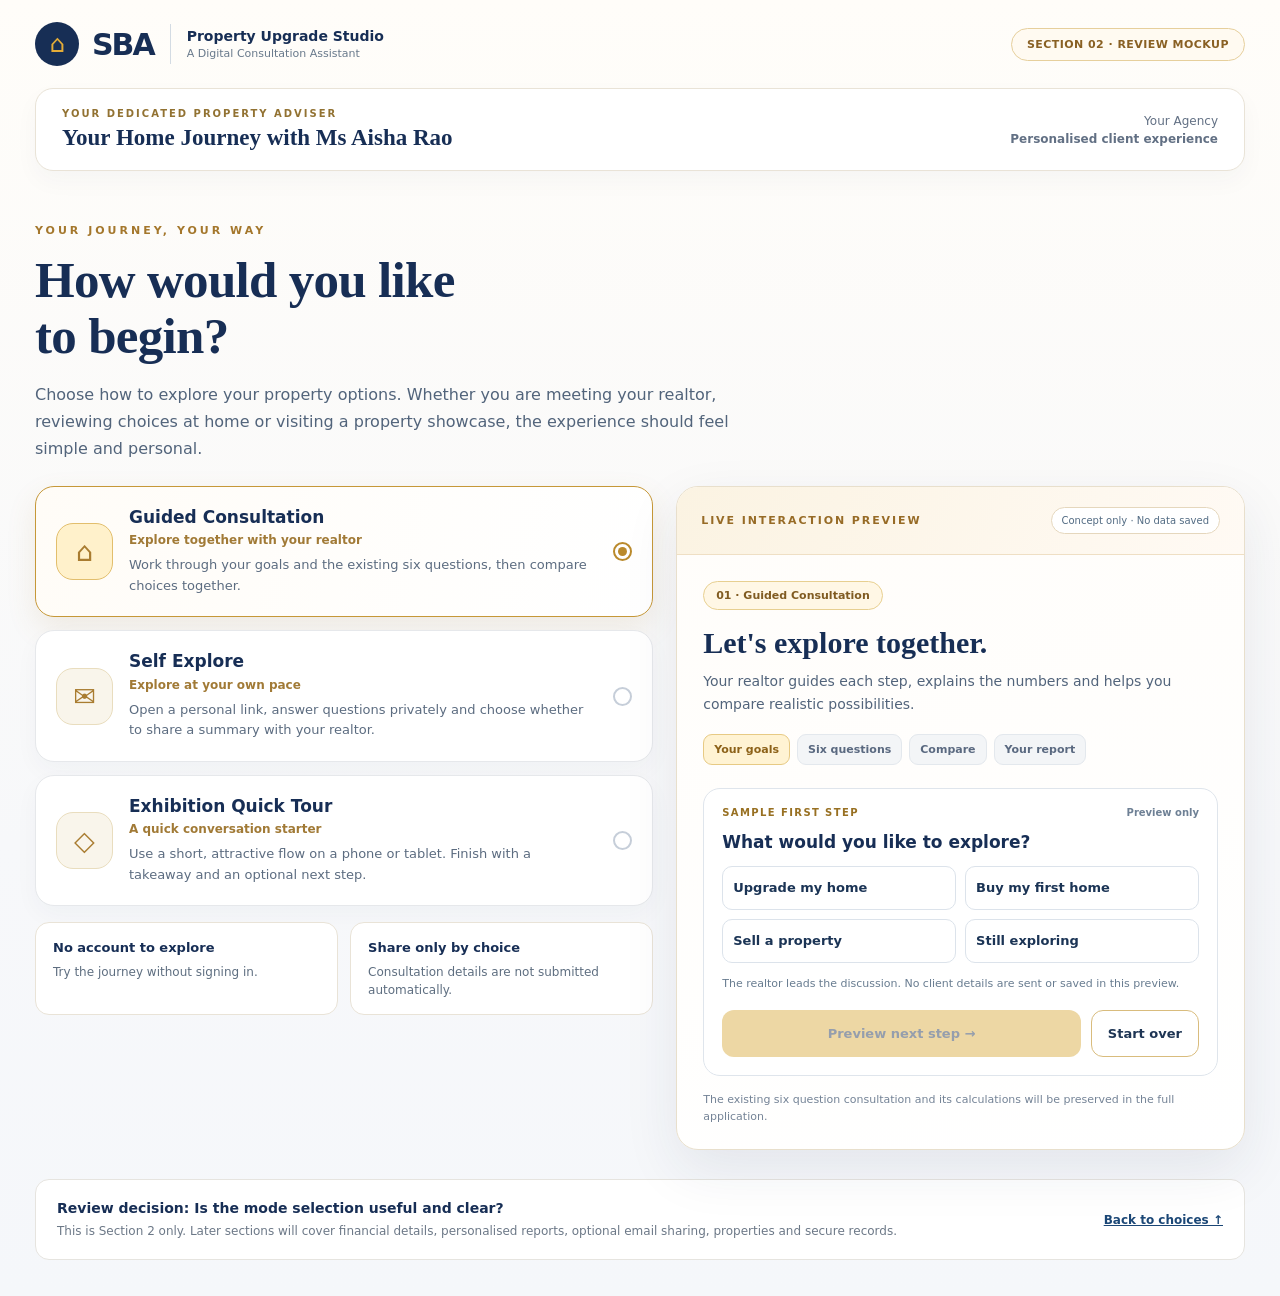
<file: previews/your-home-journey-section-2.html>
<!DOCTYPE html>
<html lang="en-SG">
<head>
<meta charset="utf-8">
<meta name="viewport" content="width=device-width, initial-scale=1">
<meta name="theme-color" content="#fffaf2">
<title>Section 2 | Choose Your Journey | SBA Property Studio</title>
<style>
:root {color-scheme:light; --navy:#172e55; --navy2:#294367; --gold:#d5a434; --golddeep:#9e742a; --cream:#fff9ee; --muted:#52647b; --border:#e9e3d7; --paper:#fff; --soft:#f6f8fa; --shadow:0 20px 55px rgba(29,48,78,.085)}
*{box-sizing:border-box}
html{scroll-behavior:smooth}
body{margin:0;background:linear-gradient(180deg,#fffdf9 0%,#f7f8fa 65%,#f5f7fa 100%);color:var(--navy);font-family:Inter,ui-sans-serif,system-ui,-apple-system,"Segoe UI",sans-serif}
button,input{font:inherit}button{cursor:pointer}button:focus-visible,input:focus-visible{outline:3px solid #7669cc;outline-offset:3px}
.wrap{width:min(1210px,calc(100% - 46px));margin:auto}
.brandbar{padding:22px 0;display:flex;align-items:center;justify-content:space-between;gap:18px}
.brand{display:flex;align-items:center;gap:13px;min-width:0}.logo{width:44px;height:44px;display:grid;place-items:center;border-radius:50%;background:var(--navy);color:#e4ac38;font-size:24px}.sba{font-weight:850;font-size:30px;letter-spacing:-2px}.split{height:40px;width:1px;background:#d3dbe3;margin:0 3px}.brand-name strong{display:block;font-size:14px}.brand-name span{font-size:11px;color:#68798b;display:block;margin-top:3px}.badge{background:#fffaf1;color:#896023;border:1px solid #e6cf9c;padding:9px 15px;border-radius:999px;font-weight:750;font-size:11px;letter-spacing:.45px;white-space:nowrap}
.identity{padding:19px 26px;background:#fff;border:1px solid var(--border);box-shadow:0 10px 25px rgba(22,45,78,.035);border-radius:18px;display:flex;align-items:center;justify-content:space-between;gap:20px}
.identity-caption{color:#927232;font-size:10px;letter-spacing:2px;text-transform:uppercase;font-weight:800}.identity-title{font-family:Georgia,'Times New Roman',serif;font-size:23px;line-height:1.15;margin:6px 0 0}.identity-right{font-size:12px;color:#627084;text-align:right;line-height:1.5}
.heading{padding:53px 0 24px;max-width:820px}.eyebrow{text-transform:uppercase;letter-spacing:3px;font-size:11px;color:#a4772c;font-weight:800}.heading h1{font-family:Georgia,'Times New Roman',serif;font-size:clamp(33px,4.3vw,51px);line-height:1.09;margin:16px 0 16px;letter-spacing:-.7px}.heading p{max-width:720px;margin:0;color:var(--muted);line-height:1.7;font-size:16px}
.main{display:grid;grid-template-columns:1fr .92fr;gap:23px;align-items:start}
.mode-cards{display:grid;gap:13px}
.mode{display:grid;grid-template-columns:58px minmax(0,1fr) 22px;gap:15px;text-align:left;width:100%;align-items:center;border:1.5px solid #e6e8eb;background:#fff;border-radius:19px;padding:20px;box-shadow:0 9px 25px rgba(34,53,78,.035);color:inherit;transition:transform .15s,border-color .15s,box-shadow .15s}
.mode:hover{transform:translateY(-2px);border-color:#d3b66d;box-shadow:0 11px 25px rgba(40,47,65,.08)}.mode[aria-pressed="true"]{border-color:#c69838;box-shadow:0 12px 30px rgba(161,126,59,.12);background:linear-gradient(105deg,#fffcf7,#fff)}
.icon{width:57px;height:57px;border-radius:17px;background:#f9f5eb;border:1px solid #e9ddbe;display:grid;place-items:center;color:#a97c30;font-size:27px}.mode[aria-pressed="true"] .icon{background:#fff1cb;border-color:#e2be6c}.mode strong{display:block;font-size:17px;line-height:1.25}.mode .sub{display:block;font-size:12px;font-weight:700;color:#a17a36;margin-top:5px}.mode p{font-size:13px;line-height:1.58;color:#5c6c80;margin:8px 0 0}.radio{width:19px;height:19px;border-radius:50%;border:2px solid #c6ced9;position:relative;justify-self:end}.mode[aria-pressed="true"] .radio{border-color:#ba8a2c}.mode[aria-pressed="true"] .radio::after{content:"";background:#ba8a2c;width:9px;height:9px;position:absolute;inset:3px;border-radius:50%}
.mode-foot{display:grid;grid-template-columns:1fr 1fr;gap:12px;margin:3px 0 0}.mini-tile{padding:15px 17px;background:#fff;border:1px solid var(--border);border-radius:14px;color:#5e6e80;font-size:12px;line-height:1.5}.mini-tile strong{display:block;color:var(--navy);margin-bottom:5px;font-size:13px}
.preview{background:linear-gradient(160deg,#fffdfa,#fff);border:1px solid #e8dfcc;border-radius:22px;overflow:hidden;box-shadow:var(--shadow);position:sticky;top:15px}
.preview-head{padding:20px 24px;background:linear-gradient(110deg,#fbf3e2,#fffaf4);border-bottom:1px solid #efdfc4;display:flex;align-items:center;justify-content:space-between;gap:15px}.preview-head span{font-size:11px;text-transform:uppercase;letter-spacing:1.9px;color:#976b26;font-weight:800}.preview-head small{color:#526b83;border:1px solid #e5d7bd;background:white;border-radius:99px;font-size:10px;padding:7px 10px;white-space:nowrap}
.preview-content{padding:26px 26px 24px}.mode-pill{border:1px solid #e7cf90;background:#fff7e5;color:#805b21;border-radius:99px;padding:7px 12px;display:inline-block;font-size:11px;font-weight:750}.preview h2{font-family:Georgia,serif;font-size:30px;line-height:1.16;margin:16px 0 9px}.preview .description{font-size:14px;line-height:1.65;color:var(--muted);margin:0 0 17px;min-height:47px}
.steps{display:flex;flex-wrap:wrap;gap:7px;margin:16px 0 23px}.step{border-radius:9px;background:#f3f5f7;border:1px solid #e3e8ed;font-size:11px;color:#5a6980;padding:8px 10px;font-weight:650}.step:first-child{background:#fff3d3;border-color:#e7ca84;color:#8c6118}
.test-box{border:1px solid #dfe5ec;background:#fff;border-radius:17px;padding:18px}.box-label{display:flex;align-items:center;justify-content:space-between;gap:10px;color:#987022;font-size:10px;font-weight:850;text-transform:uppercase;letter-spacing:1.4px}.box-label span:last-child{font-weight:650;color:#6e8095;letter-spacing:0;text-transform:none}.test-box h3{font-size:17px;margin:13px 0 12px;line-height:1.35}.chips{display:grid;grid-template-columns:1fr 1fr;gap:9px}.chip{border:1px solid #dce3eb;border-radius:10px;background:#fff;color:#1b3455;padding:12px 10px;font-size:13px;font-weight:700;text-align:left;min-height:44px}.chip:hover{border-color:#bc9a56}.chip[aria-pressed="true"]{background:#fff3d9;border-color:#c99f48;box-shadow:inset 0 0 0 1px #d0a650}.hint{color:#687c90;line-height:1.55;font-size:11px;margin:12px 0 0}
.controls{margin-top:18px;display:flex;gap:10px;flex-wrap:wrap}.btn{border:0;border-radius:12px;padding:13px 16px;min-height:47px;font-size:13px;font-weight:800}.btn-main{background:#d7a735;color:#14284a;flex:1}.btn-outline{background:#fff;border:1px solid #d9bc7d;color:#1e3554}.btn:disabled{opacity:.45;cursor:not-allowed}.confirmation{display:none;background:#f0f9f4;border:1px solid #a9d5bb;border-radius:12px;padding:13px;margin-top:13px;color:#256246;font-size:12px;line-height:1.55}.confirmation.show{display:block}.disclosure{margin:15px 0 0;color:#748396;font-size:11px;line-height:1.55}.foot{margin:29px 0 36px;padding:18px 21px;background:#fff;border:1px solid #e6e4df;border-radius:14px;display:flex;justify-content:space-between;gap:18px;align-items:center}.foot strong{font-size:14px}.foot p{font-size:12px;color:#6c7887;margin:5px 0 0;line-height:1.6}.foot a{color:#1b4776;font-weight:750;font-size:12px;text-decoration:underline}
@media(max-width:920px){.main{grid-template-columns:1fr}.preview{position:static}.mode-cards{grid-template-columns:repeat(3,minmax(0,1fr))}.mode{display:flex;flex-direction:column;align-items:flex-start;min-height:230px;gap:10px}.mode .radio{position:absolute;right:13px;top:13px}.mode{position:relative}.mode p{font-size:12px}.mode .icon{height:45px;width:45px;font-size:22px}.heading{padding-top:39px}}
@media(max-width:640px){.wrap{width:calc(100% - 24px)}.brandbar{padding:14px 0}.logo{width:37px;height:37px;font-size:22px}.sba{font-size:23px}.split{height:34px;margin:0}.brand-name strong{font-size:11px}.brand-name span{font-size:10px}.badge{font-size:9px;padding:7px 9px;max-width:144px;text-align:center;white-space:normal}.identity{padding:16px}.identity-title{font-size:20px}.identity-right{font-size:10px;max-width:100px}.heading{padding:37px 1px 22px}.heading h1{font-size:36px}.heading p{font-size:14px}.mode-cards{grid-template-columns:1fr}.mode{display:grid;grid-template-columns:49px minmax(0,1fr) 17px;gap:12px;min-height:unset;padding:15px}.mode .icon{width:49px;height:49px}.mode .radio{position:relative;right:auto;top:auto}.mode p{margin-top:5px}.mode strong{font-size:16px}.mode-foot{gap:8px}.mini-tile{padding:12px 10px;font-size:11px}.preview-head{padding:15px}.preview-content{padding:19px 15px}.preview h2{font-size:27px}.preview .description{font-size:13px}.chips{gap:7px}.chip{font-size:12px;padding:12px 9px}.controls{gap:8px}.btn{min-height:44px;padding:12px 11px;font-size:12px}.foot{display:block;margin-bottom:25px}.foot a{display:inline-block;margin-top:12px}}
@media(prefers-reduced-motion:reduce){html{scroll-behavior:auto}.mode{transition:none}}
</style>
</head>
<body>
<div class="wrap">
  <header class="brandbar">
    <div class="brand"><div class="logo" aria-hidden="true">⌂</div><span class="sba">SBA</span><span class="split"></span><div class="brand-name"><strong>Property Upgrade Studio</strong><span>A Digital Consultation Assistant</span></div></div>
    <div class="badge">SECTION 02 · REVIEW MOCKUP</div>
  </header>
  <section class="identity" aria-label="Personalised studio identity">
    <div><div class="identity-caption">Your dedicated property adviser</div><h2 class="identity-title">Your Home Journey with Ms Aisha Rao</h2></div>
    <div class="identity-right">Your Agency<br><strong>Personalised client experience</strong></div>
  </section>
  <div class="heading"><div class="eyebrow">Your journey, your way</div><h1>How would you like<br>to begin?</h1><p>Choose how to explore your property options. Whether you are meeting your realtor, reviewing choices at home or visiting a property showcase, the experience should feel simple and personal.</p></div>
  <main class="main">
    <section class="mode-cards" aria-label="Consultation modes">
      <button class="mode" data-mode="guided" aria-pressed="true" type="button"><span class="icon" aria-hidden="true">⌂</span><span><strong>Guided Consultation</strong><span class="sub">Explore together with your realtor</span><p>Work through your goals and the existing six questions, then compare choices together.</p></span><span class="radio" aria-hidden="true"></span></button>
      <button class="mode" data-mode="self" aria-pressed="false" type="button"><span class="icon" aria-hidden="true">✉</span><span><strong>Self Explore</strong><span class="sub">Explore at your own pace</span><p>Open a personal link, answer questions privately and choose whether to share a summary with your realtor.</p></span><span class="radio" aria-hidden="true"></span></button>
      <button class="mode" data-mode="showcase" aria-pressed="false" type="button"><span class="icon" aria-hidden="true">◇</span><span><strong>Exhibition Quick Tour</strong><span class="sub">A quick conversation starter</span><p>Use a short, attractive flow on a phone or tablet. Finish with a takeaway and an optional next step.</p></span><span class="radio" aria-hidden="true"></span></button>
      <div class="mode-foot"><div class="mini-tile"><strong>No account to explore</strong>Try the journey without signing in.</div><div class="mini-tile"><strong>Share only by choice</strong>Consultation details are not submitted automatically.</div></div>
    </section>
    <section class="preview" aria-live="polite" aria-label="Selected mode preview">
      <div class="preview-head"><span>Live interaction preview</span><small>Concept only · No data saved</small></div>
      <div class="preview-content">
        <div class="mode-pill" id="modeBadge">01 · Guided Consultation</div>
        <h2 id="modeTitle">Let's explore together.</h2>
        <p class="description" id="modeDescription">Your realtor guides each step, explains the numbers and helps you compare realistic possibilities.</p>
        <div class="steps" id="modeSteps"><span class="step">Your goals</span><span class="step">Six questions</span><span class="step">Compare</span><span class="step">Your report</span></div>
        <div class="test-box">
          <div class="box-label"><span id="sampleLabel">Sample first step</span><span id="sampleCount">Preview only</span></div>
          <h3 id="sampleQuestion">What would you like to explore?</h3>
          <div class="chips" id="chips"><button type="button" class="chip" aria-pressed="false" data-choice="Upgrade my home">Upgrade my home</button><button type="button" class="chip" aria-pressed="false" data-choice="Buy my first home">Buy my first home</button><button type="button" class="chip" aria-pressed="false" data-choice="Sell a property">Sell a property</button><button type="button" class="chip" aria-pressed="false" data-choice="Still exploring">Still exploring</button></div>
          <p class="hint" id="privacyHint">Your selection stays in this demonstration. Nothing is sent to the agent.</p>
          <div class="controls"><button type="button" class="btn btn-main" id="tryBtn" disabled>Preview next step →</button><button type="button" class="btn btn-outline" id="resetBtn">Start over</button></div>
          <div class="confirmation" id="confirmation" role="status"></div>
        </div>
        <p class="disclosure" id="modeDisclosure">The full approved financial consultation is unchanged. This mockup tests only the mode selection and its first interaction.</p>
      </div>
    </section>
  </main>
  <div class="foot"><div><strong>Review decision: Is the mode selection useful and clear?</strong><p>This is Section 2 only. Later sections will cover financial details, personalised reports, optional email sharing, properties and secure records.</p></div><a href="#" id="backTop">Back to choices ↑</a></div>
</div>
<script>
(() => {
  const modes={
    guided:{badge:'01 · Guided Consultation',title:"Let's explore together.",description:'Your realtor guides each step, explains the numbers and helps you compare realistic possibilities.',steps:['Your goals','Six questions','Compare','Your report'],hint:'The realtor leads the discussion. No client details are sent or saved in this preview.',disclosure:'The existing six question consultation and its calculations will be preserved in the full application.',after:'Next in the complete app: your realtor guides you through the existing six consultation questions.'},
    self:{badge:'02 · Self Explore',title:'Explore at your own pace.',description:'Receive a personalised link from your realtor, consider your options privately, and decide if you want to send a summary back.',steps:['Open personal link','Answer privately','Review options','Choose to share'],hint:'The full app will ask permission before sending any summary. This preview does not create or email a link.',disclosure:'A saved resume link and secure submission require separate implementation and consent controls.',after:'Next in the complete app: finish the consultation and choose whether to send your summary to your realtor.'},
    showcase:{badge:'03 · Exhibition Quick Tour',title:'A meaningful first conversation.',description:'A short introduction for a quick meeting, property event or showcase. Designed for an agent to use on a phone or tablet.',steps:['Your goal','Quick budget view','Takeaway','Optional contact'],hint:'Showcase mode should reset between visitors. No details should remain on the next visitor’s screen.',disclosure:'The full quick tour is a shorter route to the same trusted consultation, not a second property calculator.',after:'Next in the complete app: see a quick indicative view, then take a report or contact your realtor.'}
  };
  const $=id=>document.getElementById(id);let current='guided', selected='';
  const choices=['Upgrade my home','Buy my first home','Sell a property','Still exploring'];
  function render(){const m=modes[current];$('modeBadge').textContent=m.badge;$('modeTitle').textContent=m.title;$('modeDescription').textContent=m.description;$('modeSteps').replaceChildren(...m.steps.map(s=>{const e=document.createElement('span');e.className='step';e.textContent=s;return e;}));$('privacyHint').textContent=m.hint;$('modeDisclosure').textContent=m.disclosure;$('sampleQuestion').textContent=current==='showcase'?'What brings you here today?':'What would you like to explore?';$('confirmation').classList.remove('show');$('confirmation').textContent='';selected='';$('tryBtn').disabled=true;document.querySelectorAll('.mode').forEach(b=>b.setAttribute('aria-pressed',String(b.dataset.mode===current)));$('chips').replaceChildren(...choices.map(choice=>{const b=document.createElement('button');b.type='button';b.className='chip';b.dataset.choice=choice;b.textContent=choice;b.setAttribute('aria-pressed','false');return b;}));}
  document.querySelectorAll('.mode').forEach(b=>b.addEventListener('click',()=>{current=b.dataset.mode;render();}));
  $('chips').addEventListener('click',event=>{const b=event.target.closest('button[data-choice]');if(!b)return;selected=b.dataset.choice;for(const chip of $('chips').querySelectorAll('button'))chip.setAttribute('aria-pressed',String(chip===b));$('tryBtn').disabled=false;$('confirmation').classList.remove('show');});
  $('tryBtn').addEventListener('click',()=>{if(!selected)return;$('confirmation').textContent=`You chose: ${selected}. ${modes[current].after} No personal information was saved or transmitted.`;$('confirmation').classList.add('show');});
  $('resetBtn').addEventListener('click',render);
  $('backTop').addEventListener('click',e=>{e.preventDefault();document.querySelector('.heading').scrollIntoView({behavior:'smooth'});});
  render();
})();
</script>
</body></html>
</file>
